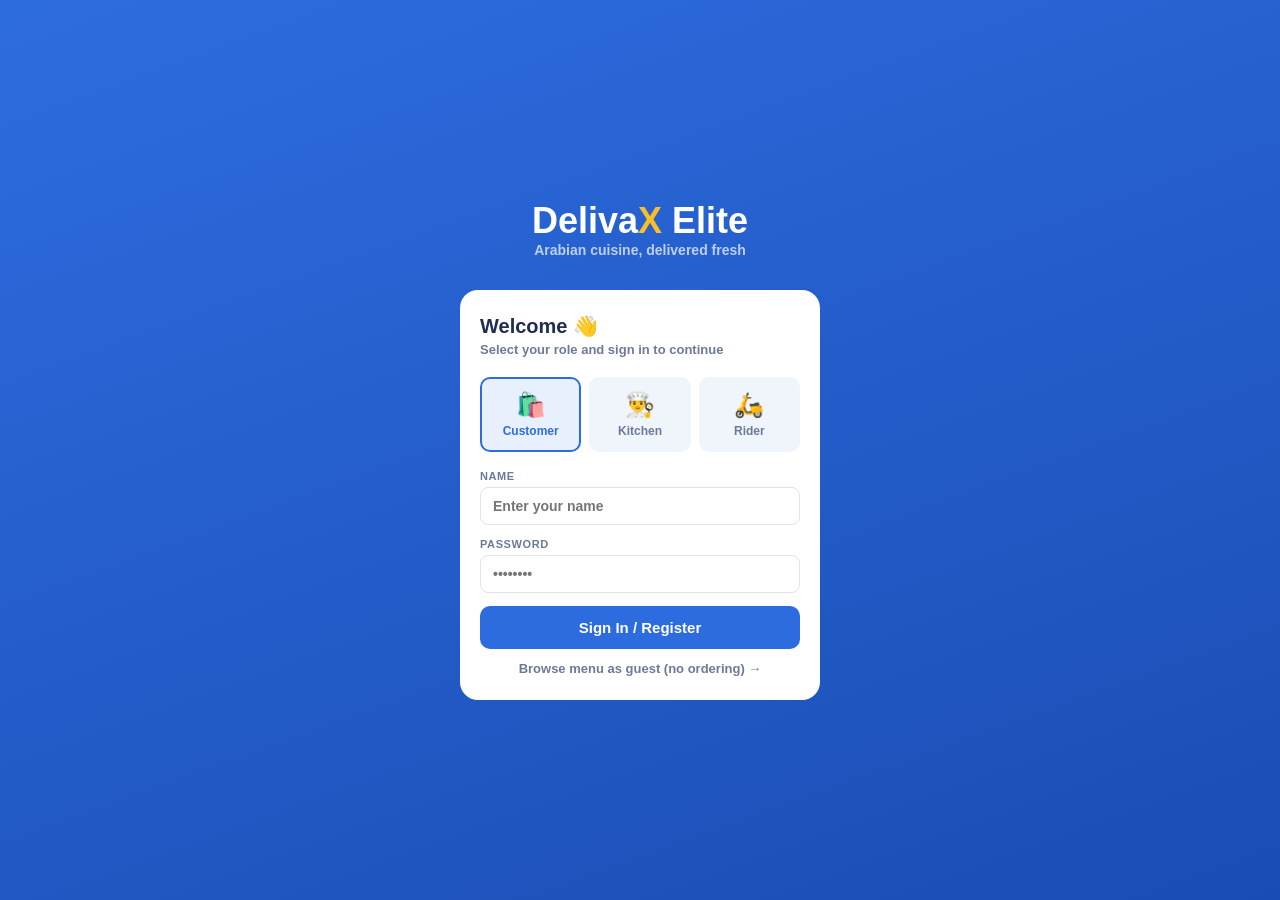
<file: index.html>
<!DOCTYPE html>
<html lang="en">
<head>
<meta charset="UTF-8">
<meta name="viewport" content="width=device-width, initial-scale=1.0">
<title>DelivaX Elite - Complete System</title>
<style>
/* ============================================================
   GLOBAL (keeping your existing styles + adding new modules)
============================================================ */
* { box-sizing: border-box; margin: 0; padding: 0; }
body {
  font-family: 'Segoe UI', sans-serif;
  background: #f0f4fb;
  color: #1e2d50;
  min-height: 100vh;
}

/* Pages — only .page.active is shown */
.page { display: none; min-height: 100vh; flex-direction: column; }
.page.active { display: flex; }

/* Top Bar */
.topbar {
  background: #2d6cdf;
  color: #fff;
  padding: 0 16px;
  height: 54px;
  display: flex;
  align-items: center;
  justify-content: space-between;
  flex-shrink: 0;
  box-shadow: 0 2px 8px rgba(45,108,223,.3);
}
.topbar-logo { font-size: 20px; font-weight: 800; letter-spacing: -.3px; }
.topbar-logo span { color: #fbbf24; }
.topbar-info { font-size: 12px; opacity: .8; margin-top: 1px; }
.topbar-btn {
  background: rgba(255,255,255,.18);
  border: none; color: #fff;
  border-radius: 20px; padding: 6px 14px;
  font-size: 13px; font-weight: 700; cursor: pointer;
}
.topbar-btn:hover { background: rgba(255,255,255,.28); }

/* Scrollable body */
.body { flex: 1; overflow-y: auto; }

/* Cards */
.card {
  background: #fff;
  border-radius: 12px;
  border: 1px solid #dde4f0;
  box-shadow: 0 2px 8px rgba(45,108,223,.07);
  padding: 14px;
}

/* Buttons */
.btn {
  border: none; border-radius: 8px;
  padding: 10px 18px; cursor: pointer;
  font-size: 14px; font-weight: 700;
  font-family: inherit; transition: opacity .15s;
  display: inline-flex; align-items: center; gap: 6px;
}
.btn:hover { opacity: .88; }
.btn-blue  { background: #2d6cdf; color: #fff; }
.btn-green { background: #16a34a; color: #fff; }
.btn-red   { background: #dc2626; color: #fff; }
.btn-gray  { background: #e2e8f0; color: #1e2d50; }
.btn-outline { background: #fff; color: #2d6cdf; border: 1.5px solid #2d6cdf; }
.btn-full  { width: 100%; justify-content: center; }
.btn-lg    { padding: 13px 20px; font-size: 15px; border-radius: 10px; }
.btn-sm    { padding: 6px 12px; font-size: 12px; border-radius: 6px; }

/* Form */
.field { margin-bottom: 13px; }
.label { display: block; font-size: 11px; font-weight: 700; text-transform: uppercase; letter-spacing: .6px; color: #6b7a9a; margin-bottom: 5px; }
.input {
  width: 100%; padding: 10px 12px;
  border: 1.5px solid #dde4f0; border-radius: 8px;
  font-size: 14px; font-weight: 600; font-family: inherit;
  color: #1e2d50; outline: none; transition: border .15s;
}
.input:focus { border-color: #2d6cdf; }
.input-row { display: grid; grid-template-columns: 1fr 1fr; gap: 10px; }

/* Badge */
.badge {
  display: inline-block; padding: 3px 10px; border-radius: 20px;
  font-size: 11px; font-weight: 800; text-transform: uppercase; letter-spacing: .4px;
}
.badge-pending   { background: #fef9c3; color: #92400e; }
.badge-preparing { background: #dbeafe; color: #1e40af; }
.badge-ready     { background: #d1fae5; color: #065f46; }
.badge-delivering{ background: #fde8d8; color: #9a3412; }
.badge-delivered { background: #d1fae5; color: #065f46; }
.badge-cancelled { background: #fee2e2; color: #991b1b; }

/* Divider */
.divider { height: 1px; background: #e2e8f0; margin: 12px 0; }

/* Toast */
#toast {
  position: fixed; bottom: 24px; left: 50%; transform: translateX(-50%);
  background: #1e2d50; color: #fff; padding: 10px 22px; border-radius: 50px;
  font-size: 13px; font-weight: 700; z-index: 9999;
  opacity: 0; transition: opacity .3s; pointer-events: none; white-space: nowrap;
}
#toast.show { opacity: 1; }

/* Modal overlay */
.overlay {
  display: none; position: fixed; inset: 0;
  background: rgba(20,30,60,.45); z-index: 500;
  align-items: flex-end; justify-content: center;
}
.overlay.open { display: flex; }
.sheet {
  background: #fff; border-radius: 18px 18px 0 0;
  width: 100%; max-width: 480px; max-height: 86vh;
  overflow-y: auto; padding: 18px 16px 28px;
}
.sheet-handle {
  width: 38px; height: 4px; background: #e2e8f0;
  border-radius: 2px; margin: 0 auto 14px;
}

/* Section header */
.section-title {
  font-size: 15px; font-weight: 800; color: #1e2d50;
  padding: 14px 14px 8px;
}

/* Stats row */
.stats-row { display: grid; grid-template-columns: repeat(3,1fr); gap: 8px; padding: 12px 14px; }
.stat { background: #fff; border-radius: 10px; padding: 12px 8px; text-align: center; border: 1px solid #dde4f0; }
.stat-num { font-size: 26px; font-weight: 900; color: #2d6cdf; }
.stat-label { font-size: 11px; font-weight: 700; color: #6b7a9a; margin-top: 2px; }

/* Empty state */
.empty { text-align: center; padding: 60px 20px; color: #6b7a9a; }
.empty-icon { font-size: 48px; margin-bottom: 10px; }
.empty p { font-size: 14px; font-weight: 600; }

/* Voucher & Loyalty Module Styles */
.voucher-section {
  background: linear-gradient(135deg, #667eea 0%, #764ba2 100%);
  border-radius: 12px;
  padding: 16px;
  margin: 12px 14px;
  color: white;
}
.voucher-input-group {
  display: flex;
  gap: 8px;
  margin-top: 10px;
}
.voucher-input {
  flex: 1;
  padding: 10px 12px;
  border: none;
  border-radius: 8px;
  font-size: 14px;
  outline: none;
}
.loyalty-card {
  background: white;
  border-radius: 12px;
  padding: 16px;
  margin: 12px 14px;
  border: 2px solid #fbbf24;
}
.loyalty-progress {
  background: #e2e8f0;
  border-radius: 10px;
  height: 8px;
  overflow: hidden;
  margin: 10px 0;
}
.loyalty-progress-fill {
  background: linear-gradient(90deg, #fbbf24, #f59e0b);
  height: 100%;
  transition: width 0.3s ease;
}
.loyalty-reward {
  background: #fef3c7;
  border-radius: 8px;
  padding: 8px;
  margin-top: 10px;
  font-size: 12px;
  color: #92400e;
}

/* Tracking Module Styles */
.tracking-container {
  background: white;
  border-radius: 12px;
  padding: 16px;
  margin: 12px 14px;
  border: 1px solid #dde4f0;
}
.tracking-steps {
  display: flex;
  justify-content: space-between;
  margin: 20px 0;
  position: relative;
}
.tracking-step {
  text-align: center;
  flex: 1;
  position: relative;
  z-index: 2;
}
.tracking-step-icon {
  width: 40px;
  height: 40px;
  background: #e2e8f0;
  border-radius: 50%;
  display: flex;
  align-items: center;
  justify-content: center;
  margin: 0 auto 8px;
  font-size: 20px;
  transition: all 0.3s ease;
}
.tracking-step.active .tracking-step-icon {
  background: #2d6cdf;
  color: white;
  box-shadow: 0 0 0 4px rgba(45,108,223,0.2);
}
.tracking-step.completed .tracking-step-icon {
  background: #16a34a;
  color: white;
}
.tracking-step-label {
  font-size: 11px;
  font-weight: 700;
  color: #6b7a9a;
}
.tracking-step.active .tracking-step-label {
  color: #2d6cdf;
}
.tracking-step.completed .tracking-step-label {
  color: #16a34a;
}
.tracking-line {
  position: absolute;
  top: 20px;
  left: 0;
  right: 0;
  height: 2px;
  background: #e2e8f0;
  z-index: 1;
}
.tracking-line-fill {
  position: absolute;
  top: 0;
  left: 0;
  height: 100%;
  background: #16a34a;
  transition: width 0.5s ease;
}
.rider-info {
  background: #f0f4fb;
  border-radius: 8px;
  padding: 12px;
  margin-top: 16px;
  display: flex;
  align-items: center;
  gap: 12px;
}
.rider-avatar {
  width: 48px;
  height: 48px;
  background: #2d6cdf;
  border-radius: 50%;
  display: flex;
  align-items: center;
  justify-content: center;
  color: white;
  font-size: 24px;
}
.eta-timer {
  font-size: 24px;
  font-weight: 900;
  color: #2d6cdf;
}

/* ============================================================
   PAGE: LOGIN / LANDING
============================================================ */
#page-login {
  background: linear-gradient(160deg, #2d6cdf 0%, #1a4db3 100%);
  align-items: center; justify-content: center; padding: 40px 20px;
}
.login-logo { font-size: 36px; font-weight: 900; color: #fff; text-align: center; }
.login-logo span { color: #fbbf24; }
.login-tagline { color: rgba(255,255,255,.7); font-size: 14px; text-align: center; margin-bottom: 32px; font-weight: 600; }
.login-box { background: #fff; border-radius: 18px; padding: 24px 20px; width: 100%; max-width: 360px; }
.login-box h2 { font-size: 20px; font-weight: 900; margin-bottom: 4px; }
.login-box p  { font-size: 13px; color: #6b7a9a; margin-bottom: 20px; font-weight: 600; }
.role-grid { display: grid; grid-template-columns: repeat(3,1fr); gap: 8px; margin-bottom: 18px; }
.role-btn {
  background: #f0f4fb; border: 2px solid transparent;
  border-radius: 10px; padding: 12px 6px; text-align: center;
  cursor: pointer; transition: all .15s; font-family: inherit;
}
.role-btn .ri { font-size: 24px; display: block; margin-bottom: 4px; }
.role-btn .rn { font-size: 12px; font-weight: 800; color: #6b7a9a; }
.role-btn.selected { border-color: #2d6cdf; background: #e8f0fd; }
.role-btn.selected .rn { color: #2d6cdf; }
.guest-link { text-align: center; margin-top: 12px; font-size: 13px; color: #6b7a9a; font-weight: 700; cursor: pointer; }
.guest-link:hover { color: #2d6cdf; }

/* ============================================================
   PAGE: CUSTOMER — MENU
============================================================ */
.promo-strip { display: flex; gap: 10px; padding: 12px 14px 4px; overflow-x: auto; scrollbar-width: none; }
.promo-strip::-webkit-scrollbar { display: none; }
.promo-card {
  min-width: 200px; flex-shrink: 0;
  background: linear-gradient(120deg,#2d6cdf,#1a4db3);
  border-radius: 12px; padding: 12px 14px;
}
.promo-tag { font-size: 10px; font-weight: 800; letter-spacing: 1.2px; color: rgba(255,255,255,.65); text-transform: uppercase; }
.promo-title { font-size: 14px; font-weight: 900; color: #fff; margin: 3px 0; }
.promo-save { display: inline-block; background: #fff; color: #2d6cdf; border-radius: 20px; padding: 2px 9px; font-size: 11px; font-weight: 800; margin-top: 4px; }

.search-wrap { padding: 10px 14px 4px; }
.search-input {
  width: 100%; padding: 10px 14px 10px 36px; border: 1.5px solid #dde4f0;
  border-radius: 50px; font-size: 14px; font-weight: 600;
  font-family: inherit; outline: none; transition: border .15s;
  background: #fff url("data:image/svg+xml,%3Csvg xmlns='http://www.w3.org/2000/svg' width='16' height='16' fill='%236b7a9a' viewBox='0 0 16 16'%3E%3Cpath d='M11.742 10.344a6.5 6.5 0 1 0-1.397 1.398l3.85 3.85a1 1 0 0 0 1.415-1.415zm-5.242 1.156a5 5 0 1 1 0-10 5 5 0 0 1 0 10'/%3E%3C/svg%3E") 12px center no-repeat;
}
.search-input:focus { border-color: #2d6cdf; }

.cat-strip { display: flex; gap: 7px; padding: 8px 14px; overflow-x: auto; scrollbar-width: none; }
.cat-strip::-webkit-scrollbar { display: none; }
.cat-pill {
  padding: 6px 14px; border-radius: 50px; white-space: nowrap;
  font-size: 12px; font-weight: 800; cursor: pointer;
  background: #fff; color: #6b7a9a; border: 1.5px solid #dde4f0;
  font-family: inherit; transition: all .15s;
}
.cat-pill.active { background: #2d6cdf; color: #fff; border-color: #2d6cdf; }

.menu-grid { display: grid; grid-template-columns: repeat(2,1fr); gap: 10px; padding: 0 14px 14px; }
.menu-item-card {
  background: #fff; border-radius: 12px; overflow: hidden;
  border: 1.5px solid #dde4f0; box-shadow: 0 2px 6px rgba(45,108,223,.07);
  transition: transform .15s;
}
.menu-item-card:hover { transform: translateY(-2px); }
.menu-item-img { width: 100%; height: 96px; object-fit: cover; display: block; background: #e8f0fd; }
.menu-item-body { padding: 9px 10px; }
.menu-item-name { font-size: 13px; font-weight: 800; line-height: 1.3; margin-bottom: 2px; }
.menu-item-desc { font-size: 10px; color: #6b7a9a; font-weight: 600; line-height: 1.4; margin-bottom: 6px; }
.menu-item-addons { font-size: 10px; color: #2d6cdf; font-weight: 700; margin-bottom: 5px; }
.menu-item-footer { display: flex; align-items: center; justify-content: space-between; }
.menu-item-price { font-size: 14px; font-weight: 900; color: #2d6cdf; }
.qty-ctrl { display: flex; align-items: center; gap: 7px; }
.qty-btn {
  width: 26px; height: 26px; border-radius: 50%; border: none;
  font-size: 18px; font-weight: 700; cursor: pointer; line-height: 1;
  display: flex; align-items: center; justify-content: center; transition: .15s;
}
.qty-btn.minus { background: #e8f0fd; color: #2d6cdf; }
.qty-btn.plus  { background: #2d6cdf; color: #fff; }
.qty-num { font-size: 14px; font-weight: 900; min-width: 16px; text-align: center; }

/* Sticky cart footer */
.cart-footer {
  position: sticky; bottom: 0; background: #fff;
  border-top: 1.5px solid #dde4f0; padding: 10px 14px;
  display: flex; align-items: center; gap: 12px;
  box-shadow: 0 -3px 12px rgba(45,108,223,.10);
}
.cart-footer-icon { font-size: 28px; }
.cart-footer-info { flex: 1; }
.cart-footer-count { font-size: 13px; font-weight: 800; }
.cart-footer-total { font-size: 12px; color: #6b7a9a; font-weight: 700; }

/* ============================================================
   PAGE: CUSTOMER — CART
============================================================ */
.cart-item-row {
  background: #fff; margin: 0 14px 10px; border-radius: 12px;
  border: 1.5px solid #dde4f0; overflow: hidden;
}
.cart-item-top { display: flex; gap: 10px; padding: 12px; align-items: flex-start; }
.cart-item-img { width: 52px; height: 52px; border-radius: 8px; object-fit: cover; background: #e8f0fd; flex-shrink: 0; }
.cart-item-info { flex: 1; }
.cart-item-name { font-size: 14px; font-weight: 800; margin-bottom: 2px; }
.cart-item-meta { font-size: 11px; color: #6b7a9a; font-weight: 600; line-height: 1.5; }
.cart-item-price { font-size: 14px; font-weight: 900; color: #2d6cdf; white-space: nowrap; }
.cart-item-bottom {
  display: flex; align-items: center; justify-content: space-between;
  padding: 8px 12px; background: #f8faff; border-top: 1px solid #e8eef8;
}
.remove-btn { font-size: 12px; font-weight: 800; color: #dc2626; background: #fee2e2; border: none; padding: 4px 10px; border-radius: 20px; cursor: pointer; font-family: inherit; }

.cart-promo-notice {
  margin: 0 14px 10px; padding: 10px 13px;
  background: #e8f0fd; border: 1.5px dashed #2d6cdf; border-radius: 10px;
  font-size: 13px; font-weight: 700; color: #2d6cdf;
}
.cart-summary-box {
  margin: 0 14px 14px; background: #fff;
  border-radius: 12px; padding: 14px; border: 1.5px solid #dde4f0;
}
.sum-row { display: flex; justify-content: space-between; font-size: 14px; font-weight: 700; margin-bottom: 6px; }
.sum-row.total { font-size: 17px; font-weight: 900; color: #2d6cdf; padding-top: 10px; margin-top: 4px; border-top: 1.5px solid #e2e8f0; margin-bottom: 0; }
.sum-row.saving { color: #16a34a; }

.add-more-row {
  margin: 0 14px 10px; padding: 11px;
  border: 1.5px dashed #2d6cdf; border-radius: 10px;
  text-align: center; font-size: 13px; font-weight: 800; color: #2d6cdf;
  cursor: pointer; background: #f4f7ff;
}

/* ============================================================
   PAGE: CUSTOMER — CHECKOUT
============================================================ */
.checkout-section { padding: 12px 14px; }
.checkout-section-title { font-size: 12px; font-weight: 800; text-transform: uppercase; letter-spacing: .6px; color: #6b7a9a; margin-bottom: 10px; }
.pay-grid { display: grid; grid-template-columns: repeat(2,1fr); gap: 8px; }
.pay-opt {
  background: #fff; border: 2px solid #dde4f0; border-radius: 10px;
  padding: 12px 8px; text-align: center; cursor: pointer; font-family: inherit; transition: all .15s;
}
.pay-opt .pi { font-size: 22px; display: block; margin-bottom: 4px; }
.pay-opt .pn { font-size: 12px; font-weight: 800; color: #6b7a9a; }
.pay-opt.active { border-color: #2d6cdf; background: #e8f0fd; }
.pay-opt.active .pn { color: #2d6cdf; }
.card-fields { margin-top: 10px; }

/* ============================================================
   PAGE: ORDER CONFIRMED (with tracking)
============================================================ */
.confirmed-body {
  flex: 1; display: flex; flex-direction: column;
  align-items: center; justify-content: flex-start; text-align: center; padding: 20px 24px;
  overflow-y: auto;
}
.confirmed-icon { font-size: 72px; margin-bottom: 16px; }
.confirmed-title { font-size: 24px; font-weight: 900; margin-bottom: 6px; }
.confirmed-sub { font-size: 14px; color: #6b7a9a; font-weight: 600; margin-bottom: 20px; line-height: 1.5; }

/* ============================================================
   PAGE: STAFF KITCHEN
============================================================ */
.kitchen-order {
  margin: 0 14px 12px; background: #fff;
  border-radius: 12px; border: 1.5px solid #dde4f0;
  overflow: hidden; box-shadow: 0 2px 8px rgba(45,108,223,.07);
}
.ko-header {
  display: flex; align-items: center; justify-content: space-between;
  padding: 11px 13px; border-bottom: 1px solid #e8eef8;
}
.ko-id { font-size: 15px; font-weight: 900; color: #2d6cdf; }
.ko-time { font-size: 11px; font-weight: 700; color: #6b7a9a; }
.ko-body { padding: 12px 13px; }
.ko-item-row { display: flex; justify-content: space-between; align-items: flex-start; padding: 6px 0; border-bottom: 1px solid #f0f4fb; }
.ko-item-row:last-child { border: none; }
.ko-item-name { font-size: 13px; font-weight: 800; }
.ko-item-opts { font-size: 11px; color: #6b7a9a; font-weight: 600; margin-top: 1px; }
.ko-item-price { font-size: 13px; font-weight: 900; color: #2d6cdf; white-space: nowrap; margin-left: 8px; }
.ko-customer-box { margin-top: 10px; background: #f4f7ff; border-radius: 8px; padding: 9px 11px; font-size: 12px; font-weight: 700; line-height: 1.9; }
.ko-customer-box strong { color: #2d6cdf; }
.ko-footer { display: flex; gap: 8px; padding: 10px 13px; background: #f8faff; border-top: 1px solid #e8eef8; flex-wrap: wrap; align-items: center; }
.ko-total { font-size: 13px; font-weight: 900; flex: 1; }

/* ============================================================
   PAGE: RIDER
============================================================ */
.rider-order {
  margin: 0 14px 12px; background: #fff;
  border-radius: 12px; border: 1.5px solid #dde4f0;
  overflow: hidden; box-shadow: 0 2px 8px rgba(45,108,223,.07);
}
.ro-header { display: flex; align-items: center; justify-content: space-between; padding: 11px 13px; border-bottom: 1px solid #e8eef8; }
.ro-id { font-size: 15px; font-weight: 900; color: #2d6cdf; }
.ro-body { padding: 12px 13px; }
.ro-customer-box { background: #f4f7ff; border-radius: 8px; padding: 10px 12px; font-size: 12px; font-weight: 700; line-height: 2; margin-bottom: 10px; }
.ro-customer-box strong { color: #2d6cdf; }
.ro-map-box { background: #e8f0fd; border: 1.5px solid rgba(45,108,223,.2); border-radius: 8px; padding: 11px 12px; }
.ro-map-title { font-size: 12px; font-weight: 800; color: #2d6cdf; margin-bottom: 5px; }
.ro-map-addr { font-size: 12px; font-weight: 600; color: #1e2d50; margin-bottom: 8px; line-height: 1.5; }
.ro-map-btns { display: flex; gap: 8px; }
.ro-footer { display: flex; gap: 8px; padding: 10px 13px; background: #f8faff; border-top: 1px solid #e8eef8; flex-wrap: wrap; align-items: center; }
.ro-total { font-size: 13px; font-weight: 900; flex: 1; }
.ro-items-list { font-size: 12px; font-weight: 700; color: #6b7a9a; margin-bottom: 8px; }

/* ============================================================
   ADD-ON MODAL
============================================================ */
.modal-title { font-size: 18px; font-weight: 900; margin-bottom: 3px; }
.modal-base-price { font-size: 13px; color: #2d6cdf; font-weight: 700; margin-bottom: 14px; }
.modal-section-lbl { font-size: 11px; font-weight: 800; text-transform: uppercase; letter-spacing: .6px; color: #6b7a9a; margin-bottom: 7px; }
.opt-chips { display: flex; flex-wrap: wrap; gap: 7px; margin-bottom: 14px; }
.opt-chip {
  padding: 6px 14px; border-radius: 50px; font-size: 12px; font-weight: 800;
  cursor: pointer; background: #f0f4fb; border: 1.5px solid #dde4f0; color: #6b7a9a;
  font-family: inherit; transition: all .15s;
}
.opt-chip.active { background: #2d6cdf; color: #fff; border-color: #2d6cdf; }
.addon-chip-row {
  display: flex; align-items: center; justify-content: space-between;
  padding: 9px 11px; background: #f0f4fb; border-radius: 8px;
  margin-bottom: 6px; cursor: pointer; border: 1.5px solid transparent; transition: all .15s;
}
.addon-chip-row.active { border-color: #2d6cdf; background: #e8f0fd; }
.addon-chip-name { font-size: 13px; font-weight: 700; }
.addon-chip-price { font-size: 12px; font-weight: 800; color: #2d6cdf; }
.addon-check { width: 20px; height: 20px; border-radius: 50%; border: 2px solid #dde4f0; display: flex; align-items: center; justify-content: center; font-size: 11px; flex-shrink: 0; transition: all .15s; }
.addon-chip-row.active .addon-check { background: #2d6cdf; border-color: #2d6cdf; color: #fff; }
.modal-note { width: 100%; border: 1.5px solid #dde4f0; border-radius: 8px; padding: 9px 11px; font-family: inherit; font-size: 13px; font-weight: 600; resize: none; outline: none; transition: border .15s; }
.modal-note:focus { border-color: #2d6cdf; }
.modal-running-total { font-size: 13px; font-weight: 700; color: #6b7a9a; text-align: center; margin-top: 8px; }
.modal-actions { display: flex; gap: 10px; margin-top: 14px; }
.modal-actions .btn { flex: 1; justify-content: center; }

/* Module link placeholder (replaced with actual modules) */
.module-placeholder {
  margin: 0 14px 14px; padding: 14px;
  border: 2px dashed #93c5fd; border-radius: 12px;
  background: #f0f7ff; text-align: center;
}
.module-placeholder .mp-icon { font-size: 26px; margin-bottom: 6px; }
.module-placeholder .mp-title { font-size: 13px; font-weight: 800; color: #1e40af; margin-bottom: 4px; }
.module-placeholder .mp-sub { font-size: 12px; font-weight: 600; color: #6b7a9a; margin-bottom: 10px; }
</style>
</head>
<body>

<!-- ============================================================
     TOAST
============================================================ -->
<div id="toast"></div>

<!-- ============================================================
     ADD-ON MODAL (shared)
============================================================ -->
<div class="overlay" id="addon-overlay">
  <div class="sheet">
    <div class="sheet-handle"></div>
    <div class="modal-title" id="modal-name"></div>
    <div class="modal-base-price" id="modal-base"></div>
    <div id="modal-content"></div>
    <div class="modal-actions">
      <button class="btn btn-gray" onclick="closeModal()">Cancel</button>
      <button class="btn btn-blue" onclick="confirmAddToCart()">Add to Cart</button>
    </div>
    <div class="modal-running-total" id="modal-total-display"></div>
  </div>
</div>

<!-- ============================================================
     PAGE: LOGIN
============================================================ -->
<div class="page active" id="page-login">
  <div class="login-logo">Deliva<span>X</span> Elite</div>
  <div class="login-tagline">Arabian cuisine, delivered fresh</div>
  <div class="login-box">
    <h2>Welcome 👋</h2>
    <p>Select your role and sign in to continue</p>

    <div class="role-grid">
      <button class="role-btn selected" id="role-btn-customer" onclick="selectRole('customer')">
        <span class="ri">🛍️</span><span class="rn">Customer</span>
      </button>
      <button class="role-btn" id="role-btn-staff" onclick="selectRole('staff')">
        <span class="ri">👨‍🍳</span><span class="rn">Kitchen</span>
      </button>
      <button class="role-btn" id="role-btn-rider" onclick="selectRole('rider')">
        <span class="ri">🛵</span><span class="rn">Rider</span>
      </button>
    </div>

    <div class="field">
      <label class="label">Name</label>
      <input class="input" id="login-name" placeholder="Enter your name">
    </div>
    <div class="field">
      <label class="label">Password</label>
      <input class="input" type="password" id="login-pass" placeholder="••••••••">
    </div>
    <button class="btn btn-blue btn-full btn-lg" onclick="doLogin()">Sign In / Register</button>
    <div class="guest-link" onclick="guestBrowse()">Browse menu as guest (no ordering) →</div>
  </div>
</div>

<!-- ============================================================
     PAGE: CUSTOMER — MENU
============================================================ -->
<div class="page" id="page-menu">
  <div class="topbar">
    <div>
      <div class="topbar-logo">Deliva<span>X</span></div>
      <div class="topbar-info" id="menu-greeting">Browse our menu</div>
    </div>
    <button class="topbar-btn" onclick="logout()">Logout</button>
  </div>
  <div class="body" id="menu-body">
    <div class="promo-strip" id="promo-strip"></div>
    <div class="search-wrap">
      <input class="search-input" id="search-input" placeholder="Search dishes..." oninput="filterMenu()">
    </div>
    <div class="cat-strip" id="cat-strip"></div>
    <div class="section-title" id="menu-section-title">All Items</div>
    <div class="menu-grid" id="menu-grid"></div>
    <div style="height: 80px;"></div>
  </div>
  <div class="cart-footer" id="cart-footer" style="display:none;">
    <div class="cart-footer-icon">🛒</div>
    <div class="cart-footer-info">
      <div class="cart-footer-count" id="cf-count">0 items</div>
      <div class="cart-footer-total" id="cf-total">RM 0.00</div>
    </div>
    <button class="btn btn-blue" onclick="goPage('page-cart')">View Cart →</button>
  </div>
</div>

<!-- ============================================================
     PAGE: CUSTOMER — CART
============================================================ -->
<div class="page" id="page-cart">
  <div class="topbar">
    <div>
      <div class="topbar-logo">Deliva<span>X</span></div>
      <div class="topbar-info">Your Cart 🛒</div>
    </div>
    <button class="topbar-btn" onclick="goPage('page-menu')">← Menu</button>
  </div>
  <div class="body">
    <div class="section-title" id="cart-title">Your Order</div>
    <div id="cart-list"></div>
    <div class="add-more-row" onclick="goPage('page-menu')">+ Add more dishes</div>
    <div id="cart-promo-notice"></div>
    <div class="cart-summary-box" id="cart-summary"></div>

    <!-- VOUCHER & LOYALTY MODULE (Integrated) -->
    <div id="voucher-module"></div>

    <div style="padding: 0 14px 14px;">
      <button class="btn btn-blue btn-full btn-lg" onclick="goCheckout()">Proceed to Payment →</button>
    </div>
    <div style="height:20px;"></div>
  </div>
</div>

<!-- ============================================================
     PAGE: CUSTOMER — CHECKOUT / PAYMENT
============================================================ -->
<div class="page" id="page-checkout">
  <div class="topbar">
    <div>
      <div class="topbar-logo">Deliva<span>X</span></div>
      <div class="topbar-info">Checkout 💳</div>
    </div>
    <button class="topbar-btn" onclick="goPage('page-cart')">← Cart</button>
  </div>
  <div class="body">
    <div class="checkout-section">
      <div class="checkout-section-title">Order Summary</div>
      <div class="card" id="checkout-recap"></div>
    </div>
    <div class="checkout-section">
      <div class="checkout-section-title">Delivery Details</div>
      <div class="card">
        <div class="field"><label class="label">Full Name</label><input class="input" id="pay-name" placeholder="e.g. Ahmad bin Ali"></div>
        <div class="field"><label class="label">Phone Number</label><input class="input" id="pay-phone" placeholder="+60 12-345 6789"></div>
        <div class="field"><label class="label">Delivery Address</label><input class="input" id="pay-addr" placeholder="No. 5, Jalan Cenderawasih..."></div>
        <div class="input-row">
          <div class="field"><label class="label">Postcode</label><input class="input" id="pay-postcode" placeholder="20000"></div>
          <div class="field"><label class="label">City</label><input class="input" id="pay-city" placeholder="Kuala Terengganu"></div>
        </div>
        <div class="field"><label class="label">Delivery Note (optional)</label><input class="input" id="pay-note" placeholder="Leave at door, no spicy..."></div>
      </div>
    </div>
    <div class="checkout-section">
      <div class="checkout-section-title">Payment Method</div>
      <div class="pay-grid">
        <div class="pay-opt active" id="pm-card" onclick="selectPay('card',this)"><span class="pi">💳</span><span class="pn">Debit/Credit</span></div>
        <div class="pay-opt" id="pm-fpx"  onclick="selectPay('fpx',this)"><span class="pi">🏦</span><span class="pn">FPX Online</span></div>
        <div class="pay-opt" id="pm-cod"  onclick="selectPay('cod',this)"><span class="pi">💵</span><span class="pn">Cash on Delivery</span></div>
      </div>
      <div class="card card-fields" id="card-fields" style="margin-top:10px;">
        <div class="field"><label class="label">Card Number</label><input class="input" id="pay-cardnum" placeholder="4242 4242 4242 4242" maxlength="19"></div>
        <div class="input-row">
          <div class="field"><label class="label">Expiry</label><input class="input" id="pay-expiry" placeholder="MM / YY"></div>
          <div class="field"><label class="label">CVV</label><input class="input" id="pay-cvv" placeholder="123" maxlength="3"></div>
        </div>
      </div>
    </div>

    <div style="padding: 0 14px 20px;">
      <button class="btn btn-blue btn-full btn-lg" onclick="confirmOrder()">✓ Confirm & Place Order</button>
    </div>
    <div style="height:20px;"></div>
  </div>
</div>

<!-- ============================================================
     PAGE: ORDER CONFIRMED (redirects to track page)
============================================================ -->
<div class="page" id="page-confirmed">
  <div class="topbar">
    <div class="topbar-logo">DelivaX<span>X</span> Elite</div>
    <button class="topbar-btn" onclick="logout()">Logout</button>
  </div>
  <div class="confirmed-body">
    <div class="confirmed-icon">🎉</div>
    <div class="confirmed-title">Order Placed!</div>
    <div class="confirmed-sub" id="confirmed-msg"></div>
    
    <button class="btn btn-blue btn-lg" onclick="goToTrackPage()" style="margin-top: 10px;">
      <i class="fas fa-map-marker-alt"></i> Track Your Order
    </button>
    
    <button class="btn btn-outline btn-lg" onclick="backToMenuAfterOrder()" style="margin-top: 10px;">
      Back to Menu
    </button>
  </div>
</div>

<!-- ============================================================
     PAGE: KITCHEN STAFF DASHBOARD
============================================================ -->
<div class="page" id="page-staff">
  <div class="topbar">
    <div>
      <div class="topbar-logo">Kitchen Dashboard 👨‍🍳</div>
      <div class="topbar-info" id="staff-name-display"></div>
    </div>
    <button class="topbar-btn" onclick="logout()">Logout</button>
  </div>
  <div class="body">
    <div class="stats-row" id="staff-stats"></div>
    <div class="section-title">Active Orders</div>
    <div id="staff-order-list"></div>

    <!-- INVENTORY MANAGEMENT MODULE (Integrated) -->
    <div class="section-title">Inventory Status</div>
    <div id="inventory-module" class="card" style="margin: 0 14px 20px;"></div>
    
    <div style="height:20px;"></div>
  </div>
</div>

<!-- ============================================================
     PAGE: RIDER DASHBOARD
============================================================ -->
<div class="page" id="page-rider">
  <div class="topbar">
    <div>
      <div class="topbar-logo">Rider Dashboard 🛵</div>
      <div class="topbar-info" id="rider-name-display"></div>
    </div>
    <button class="topbar-btn" onclick="logout()">Logout</button>
  </div>
  <div class="body">
    <div class="stats-row" id="rider-stats"></div>
    <div class="section-title">My Deliveries</div>
    <div id="rider-order-list"></div>

    <!-- EARNINGS MODULE (Integrated) -->
    <div class="section-title">Earnings Summary</div>
    <div id="earnings-module" class="card" style="margin: 0 14px 20px;"></div>
    
    <div style="height:20px;"></div>
  </div>
</div>

<script>
/* ============================================================
   MENU DATA
============================================================ */
const MENU_ITEMS = [
  { id:1,  name:'Chicken Mandi',      cat:'Rice',   price:18, deal:true,
    img:'https://tse3.mm.bing.net/th/id/OIP.q74X3Bh5Szt7A32JBUwYMAHaI7?rs=1&pid=ImgDetMain&o=7&rm=3',
    desc:'Slow-cooked chicken on Yemeni spiced basmati rice.',
    options:[{lbl:'Spice',choices:['Mild','Medium','Hot']}],
    addons:[{id:'a1',name:'Extra Chicken Leg',p:6},{id:'a2',name:'Double Rice',p:3},{id:'a3',name:'Mandi Sauce',p:1},{id:'a4',name:'Side Salad',p:4}]},

  { id:2,  name:'Lamb Kabsa',         cat:'Rice',   price:20, deal:false,
    img:'https://tse1.mm.bing.net/th/id/OIP.Oros-9RzKK_yAcl02vIXaQHaHa?rs=1&pid=ImgDetMain&o=7&rm=3',
    desc:'Tender lamb on kabsa rice with raisins & almonds.',
    options:[{lbl:'Rice',choices:['Long Grain','Saffron']}],
    addons:[{id:'b1',name:'Extra Lamb Ribs',p:9},{id:'b2',name:'Garlic Bread',p:2},{id:'b3',name:'Extra Sauce',p:1}]},

  { id:3,  name:'Shawarma Plate',     cat:'Grill',  price:14, deal:true,
    img:'https://img.freepik.com/premium-photo/arabic-chicken-shawarma-plate-with-fries-served-dish-isolated-table-side-view-middle-east-food_689047-3434.jpg?w=2000',
    desc:'Marinated meat wrap with garlic sauce & pickles.',
    options:[{lbl:'Meat',choices:['Chicken','Beef','Mixed']}],
    addons:[{id:'c1',name:'Add Cheese',p:2},{id:'c2',name:'Double Meat',p:5},{id:'c3',name:'Jalapeños',p:1}]},

  { id:4,  name:'Falafel Set',        cat:'Sides',  price:10, deal:false,
    img:'https://tse3.mm.bing.net/th/id/OIP.MQKc1JLgnorQ1TedF3TNMgHaE7?rs=1&pid=ImgDetMain&o=7&rm=3',
    desc:'Crispy chickpea falafel with hummus & pita bread.',
    options:[{lbl:'Size',choices:['Regular (4pcs)','Large (8pcs)']}],
    addons:[{id:'d1',name:'Extra Pita',p:1.5},{id:'d2',name:'Extra Hummus',p:2}]},

  { id:5,  name:'Arabian Mixed Grill',cat:'Grill',  price:19, deal:false,
    img:'https://tse1.mm.bing.net/th/id/OIP.K_G2tw0_dyTb2r_3kTaSggHaD2?rs=1&pid=ImgDetMain&o=7&rm=3',
    desc:'Kofta, kebab & grilled chicken platter with flatbread.',
    options:[{lbl:'Grill',choices:['Medium','Well Done']}],
    addons:[{id:'e1',name:'Extra Kofta',p:5},{id:'e2',name:'Grilled Corn',p:3}]},

  { id:6,  name:'Chicken Kebab Rice', cat:'Rice',   price:15, deal:false,
    img:'https://tse2.mm.bing.net/th/id/OIP.MQYEgMVs3RUJUXZ0rcqFFQAAAA?rs=1&pid=ImgDetMain&o=7&rm=3',
    desc:'Spiced kebab skewer on basmati with grilled tomato.',
    options:[{lbl:'Spice',choices:['Mild','Spicy']}],
    addons:[{id:'f1',name:'Extra Skewer',p:6},{id:'f2',name:'Fried Egg',p:1.5}]},

  { id:7,  name:'Hummus Bread Set',   cat:'Sides',  price:11, deal:false,
    img:'https://thumbs.dreamstime.com/b/various-hummus-set-appetizer-flat-bread-side-view-various-hummus-set-appetizer-flat-bread-274275582.jpg',
    desc:'Creamy hummus with olive oil & warm Arabic bread.',
    options:[],
    addons:[{id:'g1',name:'Extra Bread',p:1.5},{id:'g2',name:'Olives & Pickles',p:2.5}]},

  { id:8,  name:'Arabic Biryani',     cat:'Rice',   price:17, deal:false,
    img:'https://i.ytimg.com/vi/hjnMhDNVIBE/maxresdefault.jpg',
    desc:'Aromatic saffron rice with fried onions & tender meat.',
    options:[{lbl:'Protein',choices:['Chicken','Mutton','Prawn']}],
    addons:[{id:'h1',name:'Extra Meat',p:7},{id:'h2',name:'Raita Yoghurt',p:2}]},

  { id:9,  name:'Mint Tea',           cat:'Drinks', price:3, deal:true,
    img:'https://tse2.mm.bing.net/th/id/OIP.sLrdeSOkf6GOlRsz8hoNmgHaHa?rs=1&pid=ImgDetMain&o=7&rm=3',
    desc:'Fresh spearmint brewed with a hint of honey.',
    options:[{lbl:'Temp',choices:['Hot','Iced']}],
    addons:[{id:'i1',name:'Extra Honey',p:0.5},{id:'i2',name:'Lemon Wedge',p:0.5}]},

  { id:10, name:'Arabic Coffee',      cat:'Drinks', price:5, deal:true,
    img:'https://images.unsplash.com/photo-1514432324607-a09d9b4aefdd?w=400&q=70',
    desc:'Qahwa with cardamom, saffron & dates on the side.',
    options:[{lbl:'Strength',choices:['Light','Strong']}],
    addons:[{id:'j1',name:'Dates (3pcs)',p:2}]},

  { id:11, name:'Mango Juice',        cat:'Drinks', price:6, deal:false,
    img:'https://tse3.mm.bing.net/th/id/OIP.ZQ2cuRCmRiPLzsdluJyL8QHaHa?rs=1&pid=ImgDetMain&o=7&rm=3',
    desc:'Blended fresh mango, lightly sweetened, ice-cold.',
    options:[{lbl:'Size',choices:['Regular','Large (+RM2)']}],
    addons:[{id:'k1',name:'Mango Float',p:3}]},

  { id:12, name:'Soft Drink',         cat:'Drinks', price:2, deal:false,
    img:'https://images.unsplash.com/photo-1622483767028-3f66f32aef97?w=400&q=70',
    desc:'Cola, lemon or orange — ice cold.',
    options:[{lbl:'Flavour',choices:['Cola','Lemon','Orange']}],
    addons:[]},
];

const CATS = ['All','Rice','Grill','Sides','Drinks'];
const PROMOS = [
  { tag:'Combo Deal', title:'Chicken Mandi + Mint Tea', save:'Save RM3', ids:[1,9], discount:3 },
  { tag:'Weekend',    title:'Lamb Kabsa + Arabic Coffee', save:'Save RM3', ids:[2,10], discount:3 },
  { tag:'Value Meal', title:'Falafel Set + Soft Drink', save:'Save RM1', ids:[4,12], discount:1 },
];

/* ============================================================
   STATE
============================================================ */
let currentUser  = null;
let selectedRole = 'customer';
let cart         = {};
let orders       = [];
let orderCounter = 1;
let activeCategory = 'All';
let searchQ        = '';
let payMethod      = 'card';
let lastPlacedOrderId = null;  // Store last order ID for tracking

/* Voucher & Loyalty State */
let appliedVoucher = null;
let loyaltyPoints = 0;
let loyaltyTier = 'Silver';
let currentDiscount = 0;
let discountType = null;

/* Tracking State */
let currentTrackingOrder = null;
let trackingInterval = null;

/* Inventory State */
let inventory = {
  'Chicken': 50,
  'Lamb': 30,
  'Rice': 100,
  'Vegetables': 40,
  'Spices': 80
};

/* Earnings State */
let riderEarnings = {
  totalDeliveries: 0,
  totalEarnings: 0,
  rating: 4.8,
  completedToday: 0
};

/* Modal state */
let mItem    = null;
let mAddons  = {};
let mOptions = {};
let mNote    = '';

/* ============================================================
   PERSISTENCE
============================================================ */
function saveOrders() {
  localStorage.setItem('dvx_orders', JSON.stringify(orders));
  localStorage.setItem('dvx_oc', String(orderCounter));
  localStorage.setItem('dvx_loyalty', JSON.stringify({ points: loyaltyPoints, tier: loyaltyTier }));
  localStorage.setItem('dvx_rider_earnings', JSON.stringify(riderEarnings));
}
function loadOrders() {
  try {
    const o = localStorage.getItem('dvx_orders');
    if (o) orders = JSON.parse(o);
    const c = localStorage.getItem('dvx_oc');
    if (c) orderCounter = parseInt(c);
    const l = localStorage.getItem('dvx_loyalty');
    if (l) { const data = JSON.parse(l); loyaltyPoints = data.points; loyaltyTier = data.tier; }
    const e = localStorage.getItem('dvx_rider_earnings');
    if (e) riderEarnings = JSON.parse(e);
  } catch(e) {}
}

/* ============================================================
   PAGE ROUTER & TOAST
============================================================ */
function goPage(id) {
  document.querySelectorAll('.page').forEach(p => p.classList.remove('active'));
  document.getElementById(id).classList.add('active');
  window.scrollTo(0,0);
  
  if (id === 'page-cart') {
    renderCart();
    renderVoucherModule();
    renderLoyaltyModule();
  }
  if (id === 'page-staff') {
    renderInventoryModule();
  }
  if (id === 'page-rider') {
    renderEarningsModule();
  }
}

function toast(msg) {
  const t = document.getElementById('toast');
  t.textContent = msg;
  t.classList.add('show');
  setTimeout(() => t.classList.remove('show'), 2600);
}

/* ============================================================
   LOGIN
============================================================ */
function selectRole(role) {
  selectedRole = role;
  ['customer','staff','rider'].forEach(r => {
    document.getElementById('role-btn-'+r).classList.toggle('selected', r === role);
  });
}

function doLogin() {
  const name = document.getElementById('login-name').value.trim();
  const pass  = document.getElementById('login-pass').value.trim();
  if (!name) { toast('Please enter your name.'); return; }
  if (!pass)  { toast('Please enter a password.'); return; }

  currentUser = { name, role: selectedRole };

  if (selectedRole === 'customer') {
    initMenuPage();
    goPage('page-menu');
  } else if (selectedRole === 'staff') {
    document.getElementById('staff-name-display').textContent = 'Welcome, ' + name;
    renderStaff();
    goPage('page-staff');
  } else {
    document.getElementById('rider-name-display').textContent = 'Welcome, ' + name;
    renderRider();
    goPage('page-rider');
  }
}

function guestBrowse() {
  currentUser = null;
  initMenuPage();
  goPage('page-menu');
}

function logout() {
  currentUser = null;
  cart = {};
  currentTrackingOrder = null;
  if (trackingInterval) clearInterval(trackingInterval);
  document.getElementById('login-name').value = '';
  document.getElementById('login-pass').value = '';
  goPage('page-login');
}

/* ============================================================
   VOUCHER & LOYALTY MODULE
============================================================ */
const validVouchers = {
  'WELCOME10': { type: 'percentage', value: 10, minOrder: 20, description: '10% off first order' },
  'SAVE15': { type: 'percentage', value: 15, minOrder: 30, description: '15% off orders above RM30' },
  'FLAT8': { type: 'fixed', value: 8, minOrder: 25, description: 'RM8 off orders above RM25' },
  'FREEDEL': { type: 'delivery', value: 3, minOrder: 40, description: 'Free delivery for orders RM40+' }
};

function applyVoucher() {
  const code = document.getElementById('voucher-input').value.trim().toUpperCase();
  const subtotal = Object.values(cart).reduce((s,c) => s + c.unitPrice * c.qty, 0);
  
  if (validVouchers[code]) {
    const voucher = validVouchers[code];
    if (subtotal >= voucher.minOrder) {
      appliedVoucher = { code, ...voucher };
      if (voucher.type === 'percentage') {
        currentDiscount = (subtotal * voucher.value / 100);
        discountType = 'percentage';
      } else if (voucher.type === 'fixed') {
        currentDiscount = voucher.value;
        discountType = 'fixed';
      } else if (voucher.type === 'delivery') {
        currentDiscount = voucher.value;
        discountType = 'delivery';
      }
      toast(`Voucher ${code} applied!`);
      renderCart();
      renderVoucherModule();
    } else {
      toast(`Minimum order RM${voucher.minOrder} required`);
    }
  } else {
    toast('Invalid voucher code');
  }
}

function removeVoucher() {
  appliedVoucher = null;
  currentDiscount = 0;
  discountType = null;
  renderCart();
  renderVoucherModule();
  toast('Voucher removed');
}

function renderVoucherModule() {
  const moduleHtml = `
    <div class="voucher-section">
      <div style="font-weight: 800; margin-bottom: 5px;">🎟️ Vouchers & Promos</div>
      <div style="font-size: 12px; opacity: 0.9;">Enter code to save more!</div>
      <div class="voucher-input-group">
        <input type="text" class="voucher-input" id="voucher-input" placeholder="Enter voucher code">
        <button class="btn btn-blue btn-sm" onclick="applyVoucher()">Apply</button>
      </div>
      ${appliedVoucher ? `
        <div style="background: rgba(255,255,255,0.2); border-radius: 8px; padding: 8px; margin-top: 10px;">
          <div style="display: flex; justify-content: space-between; align-items: center;">
            <span>✅ ${appliedVoucher.code}: ${appliedVoucher.description}</span>
            <button class="btn btn-sm" style="background: rgba(255,255,255,0.3); color: white; padding: 2px 8px;" onclick="removeVoucher()">✕</button>
          </div>
        </div>
      ` : ''}
    </div>
  `;
  document.getElementById('voucher-module').innerHTML = moduleHtml;
}

function renderLoyaltyModule() {
  const nextPoints = loyaltyTier === 'Silver' ? 500 : loyaltyTier === 'Gold' ? 1000 : 0;
  const progress = (loyaltyPoints % 500) / 5;
  
  const moduleHtml = `
    <div class="loyalty-card">
      <div style="display: flex; justify-content: space-between; align-items: center;">
        <div>
          <div style="font-weight: 800; color: #1e2d50;">⭐ Loyalty Rewards</div>
          <div style="font-size: 12px; color: #6b7a9a;">${loyaltyTier} Member</div>
        </div>
        <div style="text-align: right;">
          <div style="font-size: 24px; font-weight: 900; color: #fbbf24;">${loyaltyPoints}</div>
          <div style="font-size: 10px; color: #6b7a9a;">points</div>
        </div>
      </div>
      <div class="loyalty-progress">
        <div class="loyalty-progress-fill" style="width: ${progress}%;"></div>
      </div>
      <div class="loyalty-reward">
        💝 ${nextPoints > 0 ? `${nextPoints - (loyaltyPoints % 500)} more points to reach ${loyaltyTier === 'Silver' ? 'Gold' : 'Platinum'} tier!` : 'Maximum tier achieved!'}
      </div>
      ${loyaltyPoints >= 100 ? `<button class="btn btn-outline btn-sm" style="margin-top: 8px; width: 100%;" onclick="redeemLoyaltyReward()">🎁 Redeem RM5 off (100 points)</button>` : ''}
    </div>
  `;
  
  const existingLoyalty = document.querySelector('.loyalty-card');
  if (!existingLoyalty && document.getElementById('voucher-module')) {
    document.getElementById('voucher-module').innerHTML += moduleHtml;
  }
}

function redeemLoyaltyReward() {
  if (loyaltyPoints >= 100) {
    loyaltyPoints -= 100;
    currentDiscount += 5;
    discountType = 'loyalty';
    toast('Redeemed RM5 off your order!');
    renderCart();
    renderLoyaltyModule();
    saveOrders();
  } else {
    toast('Not enough points');
  }
}

function addLoyaltyPoints(amount) {
  const pointsEarned = Math.floor(amount / 2);
  loyaltyPoints += pointsEarned;
  if (loyaltyPoints >= 1000) loyaltyTier = 'Platinum';
  else if (loyaltyPoints >= 500) loyaltyTier = 'Gold';
  saveOrders();
  toast(`Earned ${pointsEarned} loyalty points!`);
}

/* ============================================================
   TRACKING MODULE
============================================================ */
function renderTrackingModule(order) {
  if (!order) return;
  
  const statusSteps = ['Pending', 'Preparing', 'Ready', 'Delivering', 'Delivered'];
  const currentStepIndex = statusSteps.indexOf(order.status);
  
  const getStepStatus = (index) => {
    if (index < currentStepIndex) return 'completed';
    if (index === currentStepIndex) return 'active';
    return '';
  };
  
  const etaMinutes = order.status === 'Delivering' ? '10-15' : 
                     order.status === 'Ready' ? '15-20' :
                     order.status === 'Preparing' ? '25-30' : '30-45';
  
  const moduleHtml = `
    <div class="tracking-container">
      <div style="text-align: center; margin-bottom: 16px;">
        <div style="font-weight: 800; font-size: 18px;">Order #${order.id}</div>
        <div style="font-size: 12px; color: #6b7a9a;">${order.date} • ${order.time}</div>
      </div>
      
      <div class="tracking-steps">
        <div class="tracking-line"></div>
        <div class="tracking-line-fill" style="width: ${(currentStepIndex / 4) * 100}%;"></div>
        
        ${statusSteps.map((step, idx) => `
          <div class="tracking-step ${getStepStatus(idx)}">
            <div class="tracking-step-icon">
              ${idx === 0 ? '📝' : idx === 1 ? '🔥' : idx === 2 ? '✅' : idx === 3 ? '🛵' : '🏠'}
            </div>
            <div class="tracking-step-label">${step}</div>
          </div>
        `).join('')}
      </div>
      
      <div class="rider-info">
        <div class="rider-avatar">
          ${order.status === 'Delivering' ? '🛵' : '👨‍🍳'}
        </div>
        <div style="flex: 1;">
          <div style="font-weight: 800;">${order.status === 'Delivering' ? 'Rider: Ahmad' : 'Kitchen Team'}</div>
          <div style="font-size: 12px; color: #6b7a9a;">
            ${order.status === 'Delivering' ? '📞 +60 12-345 6789' : 'Preparing your order with care'}
          </div>
        </div>
        <div>
          <div class="eta-timer">${etaMinutes}</div>
          <div style="font-size: 10px; color: #6b7a9a;">minutes</div>
        </div>
      </div>
      
      <div style="margin-top: 12px; padding: 8px; background: #f0f4fb; border-radius: 8px;">
        <div style="font-size: 11px; font-weight: 700; color: #6b7a9a;">Delivery Address</div>
        <div style="font-size: 12px;">${order.customer?.address || 'Address provided'}</div>
      </div>
    </div>
  `;
  
  document.getElementById('tracking-module').innerHTML = moduleHtml;
}

function startTracking(orderId) {
  const order = orders.find(o => o.id === orderId);
  if (order) {
    currentTrackingOrder = order;
    renderTrackingModule(order);
    
    if (trackingInterval) clearInterval(trackingInterval);
    trackingInterval = setInterval(() => {
      const updatedOrder = orders.find(o => o.id === orderId);
      if (updatedOrder && updatedOrder.status !== currentTrackingOrder?.status) {
        currentTrackingOrder = updatedOrder;
        renderTrackingModule(updatedOrder);
        if (updatedOrder.status === 'Delivered') {
          clearInterval(trackingInterval);
          toast('Your order has been delivered! 🎉');
        }
      } else if (!updatedOrder) {
        clearInterval(trackingInterval);
      }
    }, 5000);
  }
}

/* ============================================================
   INVENTORY MODULE
============================================================ */
function renderInventoryModule() {
  const moduleHtml = `
    <div>
      ${Object.entries(inventory).map(([item, qty]) => `
        <div style="display: flex; justify-content: space-between; padding: 8px 0; border-bottom: 1px solid #e2e8f0;">
          <span style="font-weight: 600;">${item}</span>
          <span style="color: ${qty < 20 ? '#dc2626' : qty < 50 ? '#f59e0b' : '#16a34a'}; font-weight: 800;">
            ${qty} units
            ${qty < 20 ? '⚠️ Low Stock' : ''}
          </span>
        </div>
      `).join('')}
      <div style="margin-top: 12px; padding: 8px; background: #fef3c7; border-radius: 8px; font-size: 12px;">
        ⚠️ Low stock alert: Chicken (${inventory.Chicken} units left)
      </div>
    </div>
  `;
  document.getElementById('inventory-module').innerHTML = moduleHtml;
}

function updateInventory(order) {
  inventory.Chicken -= order.items.filter(i => i.item.name.includes('Chicken')).length || 0;
  inventory.Lamb -= order.items.filter(i => i.item.name.includes('Lamb')).length || 0;
  inventory.Rice -= order.items.filter(i => i.item.cat === 'Rice').length || 0;
  inventory.Vegetables -= order.items.length;
  inventory.Spices -= order.items.length;
  
  Object.keys(inventory).forEach(key => {
    if (inventory[key] < 0) inventory[key] = 0;
  });
  
  renderInventoryModule();
}

/* ============================================================
   EARNINGS MODULE
============================================================ */
function renderEarningsModule() {
  const moduleHtml = `
    <div>
      <div style="display: grid; grid-template-columns: repeat(3, 1fr); gap: 12px; margin-bottom: 16px;">
        <div style="text-align: center;">
          <div style="font-size: 24px; font-weight: 900; color: #2d6cdf;">${riderEarnings.totalDeliveries}</div>
          <div style="font-size: 11px; color: #6b7a9a;">Total Deliveries</div>
        </div>
        <div style="text-align: center;">
          <div style="font-size: 24px; font-weight: 900; color: #16a34a;">RM ${riderEarnings.totalEarnings}</div>
          <div style="font-size: 11px; color: #6b7a9a;">Total Earnings</div>
        </div>
        <div style="text-align: center;">
          <div style="font-size: 24px; font-weight: 900; color: #fbbf24;">${riderEarnings.rating}⭐</div>
          <div style="font-size: 11px; color: #6b7a9a;">Rating</div>
        </div>
      </div>
      <div style="background: #f0f4fb; border-radius: 8px; padding: 12px;">
        <div style="font-weight: 800; margin-bottom: 8px;">Today's Summary</div>
        <div style="display: flex; justify-content: space-between;">
          <span>Completed Deliveries:</span>
          <span style="font-weight: 800;">${riderEarnings.completedToday}</span>
        </div>
        <div style="display: flex; justify-content: space-between; margin-top: 4px;">
          <span>Today's Earnings:</span>
          <span style="font-weight: 800; color: #16a34a;">RM ${riderEarnings.completedToday * 8}</span>
        </div>
      </div>
    </div>
  `;
  document.getElementById('earnings-module').innerHTML = moduleHtml;
}

function updateRiderEarnings(order) {
  if (order.status === 'Delivered') {
    riderEarnings.totalDeliveries++;
    riderEarnings.totalEarnings += 8;
    riderEarnings.completedToday++;
    saveOrders();
    renderEarningsModule();
    renderRider();
  }
}

/* ============================================================
   CUSTOMER FUNCTIONS
============================================================ */
function initMenuPage() {
  const greeting = currentUser ? 'Hello, ' + currentUser.name + ' 👋' : 'Browse our menu';
  document.getElementById('menu-greeting').textContent = greeting;
  renderPromos();
  renderCats();
  renderMenu();
  updateCartFooter();
}

function renderPromos() {
  document.getElementById('promo-strip').innerHTML = PROMOS.map(p =>
    `<div class="promo-card">
      <div class="promo-tag">${p.tag}</div>
      <div class="promo-title">${p.title}</div>
      <span class="promo-save">${p.save}</span>
    </div>`
  ).join('');
}

function renderCats() {
  document.getElementById('cat-strip').innerHTML = CATS.map(c =>
    `<button class="cat-pill ${c === activeCategory ? 'active' : ''}" onclick="setCategory('${c}',this)">${c}</button>`
  ).join('');
}

function setCategory(cat, el) {
  activeCategory = cat;
  document.querySelectorAll('.cat-pill').forEach(p => p.classList.remove('active'));
  el.classList.add('active');
  document.getElementById('menu-section-title').textContent = cat === 'All' ? 'All Items' : cat;
  renderMenu();
}

function filterMenu() {
  searchQ = document.getElementById('search-input').value.trim();
  renderMenu();
}

function renderMenu() {
  const items = MENU_ITEMS.filter(i => {
    const matchCat  = activeCategory === 'All' || i.cat === activeCategory;
    const matchSearch = !searchQ || i.name.toLowerCase().includes(searchQ.toLowerCase());
    return matchCat && matchSearch;
  });

  if (items.length === 0) {
    document.getElementById('menu-grid').innerHTML = `<div class="empty" style="grid-column:1/-1"><div class="empty-icon">🔍</div><p>No items found.</p></div>`;
    return;
  }

  document.getElementById('menu-grid').innerHTML = items.map(item => {
    const qty = cart[item.id] ? cart[item.id].qty : 0;
    return `<div class="menu-item-card">
      <img class="menu-item-img" src="${item.img}" alt="${item.name}" loading="lazy">
      <div class="menu-item-body">
        <div class="menu-item-name">${item.name}${item.deal ? ' <span style="background:#f97316;color:#fff;font-size:9px;padding:2px 6px;border-radius:10px;font-weight:800;">DEAL</span>' : ''}</div>
        <div class="menu-item-desc">${item.desc}</div>
        ${item.addons.length > 0 ? `<div class="menu-item-addons">+ ${item.addons.length} add-on option${item.addons.length>1?'s':''}</div>` : ''}
        <div class="menu-item-footer">
          <div class="menu-item-price">RM ${item.price.toFixed(2)}</div>
          <div class="qty-ctrl">
            ${qty > 0 ? `<button class="qty-btn minus" onclick="menuDecQty(${item.id})">−</button><span class="qty-num">${qty}</span>` : ''}
            <button class="qty-btn plus" onclick="menuAddItem(${item.id})">+</button>
          </div>
        </div>
      </div>
    </div>`;
  }).join('');
}

function menuAddItem(itemId) {
  if (!currentUser) { toast('Please login to add items.'); return; }
  const item = MENU_ITEMS.find(i => i.id === itemId);
  if (item.options.length > 0 || item.addons.length > 0) {
    openModal(item);
  } else {
    addDirectToCart(item);
  }
}

function menuDecQty(itemId) {
  if (!cart[itemId]) return;
  cart[itemId].qty--;
  if (cart[itemId].qty <= 0) delete cart[itemId];
  renderMenu();
  updateCartFooter();
}

function addDirectToCart(item) {
  if (cart[item.id]) {
    cart[item.id].qty++;
  } else {
    cart[item.id] = { item, qty: 1, addons: [], options: {}, note: '', unitPrice: item.price };
  }
  renderMenu();
  updateCartFooter();
  toast(item.name + ' added to cart!');
}

function updateCartFooter() {
  const items = Object.values(cart);
  const count = items.reduce((s,c) => s + c.qty, 0);
  const total = calcCartTotal();
  const footer = document.getElementById('cart-footer');
  if (count > 0 && currentUser) {
    footer.style.display = 'flex';
    document.getElementById('cf-count').textContent = count + ' item' + (count !== 1 ? 's' : '');
    document.getElementById('cf-total').textContent = 'RM ' + total.toFixed(2);
  } else {
    footer.style.display = 'none';
  }
}

/* ============================================================
   MODAL
============================================================ */
function openModal(item) {
  mItem    = item;
  mAddons  = {};
  mOptions = {};
  mNote    = '';
  item.options.forEach(o => mOptions[o.lbl] = o.choices[0]);

  document.getElementById('modal-name').textContent  = item.name;
  document.getElementById('modal-base').textContent  = 'Base price: RM ' + item.price.toFixed(2);

  let html = '';
  item.options.forEach(opt => {
    html += `<div class="modal-section-lbl">${opt.lbl}</div>
      <div class="opt-chips">${opt.choices.map((c,i) =>
        `<button class="opt-chip ${i===0?'active':''}" onclick="pickOption(this,'${opt.lbl}','${c}')">${c}</button>`
      ).join('')}</div>`;
  });

  if (item.addons.length > 0) {
    html += `<div class="modal-section-lbl" style="margin-top:4px;">Add-ons</div>`;
    html += item.addons.map(a =>
      `<div class="addon-chip-row" id="ar-${a.id}" onclick="toggleAddon('${a.id}','${a.name}',${a.p})">
        <div><div class="addon-chip-name">${a.name}</div></div>
        <div style="display:flex;align-items:center;gap:8px;">
          <span class="addon-chip-price">+RM ${a.p.toFixed(2)}</span>
          <div class="addon-check" id="ac-${a.id}"></div>
        </div>
      </div>`
    ).join('');
  }

  html += `<div class="modal-section-lbl" style="margin-top:10px;">Special Note</div>
    <textarea class="modal-note" rows="2" placeholder="e.g. no spicy, less salt..." oninput="mNote=this.value"></textarea>`;

  document.getElementById('modal-content').innerHTML = html;
  refreshModalTotal();
  document.getElementById('addon-overlay').classList.add('open');
}

function pickOption(el, label, val) {
  mOptions[label] = val;
  el.closest('.opt-chips').querySelectorAll('.opt-chip').forEach(c => c.classList.remove('active'));
  el.classList.add('active');
  refreshModalTotal();
}

function toggleAddon(id, name, price) {
  if (mAddons[id]) {
    delete mAddons[id];
  } else {
    mAddons[id] = { name, price };
  }
  const row   = document.getElementById('ar-' + id);
  const check = document.getElementById('ac-' + id);
  if (mAddons[id]) { row.classList.add('active');   check.textContent = '✓'; }
  else             { row.classList.remove('active'); check.textContent = '';  }
  refreshModalTotal();
}

function refreshModalTotal() {
  if (!mItem) return;
  const extra = Object.values(mAddons).reduce((s,a) => s + a.price, 0);
  document.getElementById('modal-total-display').textContent =
    'Item total: RM ' + (mItem.price + extra).toFixed(2);
}

function confirmAddToCart() {
  if (!mItem) return;
  const addons    = Object.values(mAddons);
  const extra     = addons.reduce((s,a) => s + a.price, 0);
  const unitPrice = mItem.price + extra;

  if (cart[mItem.id]) {
    cart[mItem.id].qty++;
  } else {
    cart[mItem.id] = {
      item: mItem, qty: 1,
      addons, options: { ...mOptions },
      note: mNote, unitPrice
    };
  }
  closeModal();
  renderMenu();
  updateCartFooter();
  toast(mItem.name + ' added!');
}

function closeModal() {
  document.getElementById('addon-overlay').classList.remove('open');
  mItem = null;
}

document.getElementById('addon-overlay').addEventListener('click', function(e) {
  if (e.target === this) closeModal();
});

/* ============================================================
   CART PAGE
============================================================ */
function renderCart() {
  const items = Object.values(cart);
  document.getElementById('cart-title').textContent =
    'Your Order (' + items.reduce((s,c) => s + c.qty, 0) + ' items)';

  if (items.length === 0) {
    document.getElementById('cart-list').innerHTML =
      `<div class="empty"><div class="empty-icon">🛒</div><p>Your cart is empty.</p></div>`;
    document.getElementById('cart-promo-notice').innerHTML = '';
    document.getElementById('cart-summary').innerHTML = '';
    return;
  }

  document.getElementById('cart-list').innerHTML = items.map(c => {
    const sub  = (c.unitPrice * c.qty).toFixed(2);
    const opts = Object.entries(c.options || {}).map(([k,v]) => k+': '+v).join(' · ');
    const adds = c.addons.map(a => a.name).join(', ');
    return `<div class="cart-item-row">
      <div class="cart-item-top">
        <img class="cart-item-img" src="${c.item.img}" alt="${c.item.name}">
        <div class="cart-item-info">
          <div class="cart-item-name">${c.item.name}</div>
          <div class="cart-item-meta">
            ${opts  ? opts + '<br>'        : ''}
            ${adds  ? '+ ' + adds + '<br>' : ''}
            ${c.note ? '📝 ' + c.note       : ''}
          </div>
        </div>
        <div class="cart-item-price">RM ${sub}</div>
      </div>
      <div class="cart-item-bottom">
        <button class="remove-btn" onclick="removeCartItem(${c.item.id})">✕ Remove</button>
        <div class="qty-ctrl">
          <button class="qty-btn minus" onclick="cartDec(${c.item.id})">−</button>
          <span class="qty-num">${c.qty}</span>
          <button class="qty-btn plus"  onclick="cartInc(${c.item.id})">+</button>
        </div>
      </div>
    </div>`;
  }).join('');

  const saving = calcSaving() + currentDiscount;
  const noticeEl = document.getElementById('cart-promo-notice');
  if (saving > 0) {
    const matched = PROMOS.filter(p => p.ids.every(id => cart[id])).map(p => p.title).join(', ');
    noticeEl.innerHTML = `<div class="cart-promo-notice">🎉 Savings applied! Saving RM ${saving.toFixed(2)}<br><span style="font-size:11px;font-weight:600">${matched} ${appliedVoucher ? ' + ' + appliedVoucher.code : ''}</span></div>`;
  } else if (appliedVoucher) {
    noticeEl.innerHTML = `<div class="cart-promo-notice">🎉 Voucher applied! Saving RM ${currentDiscount.toFixed(2)}</div>`;
  } else {
    noticeEl.innerHTML = '';
  }

  const subtotal = Object.values(cart).reduce((s,c) => s + c.unitPrice * c.qty, 0);
  const delivery = discountType === 'delivery' ? Math.max(0, 3 - currentDiscount) : 3;
  const total    = Math.max(0, subtotal - calcSaving() - (discountType !== 'delivery' ? currentDiscount : 0) + delivery);
  
  document.getElementById('cart-summary').innerHTML = `
    <div class="sum-row"><span>Subtotal</span><span>RM ${subtotal.toFixed(2)}</span></div>
     ${calcSaving() > 0 ? `<div class="sum-row saving"><span>Combo Saving</span><span>−RM ${calcSaving().toFixed(2)}</span></div>` : ''}
     ${currentDiscount > 0 && discountType !== 'delivery' ? `<div class="sum-row saving"><span>Voucher Saving</span><span>−RM ${currentDiscount.toFixed(2)}</span></div>` : ''}
     <div class="sum-row"><span>Delivery Fee</span><span>RM ${delivery.toFixed(2)}</span></div>
     <div class="sum-row total"><span>Total Payable</span><span>RM ${total.toFixed(2)}</span></div>`;
}

function removeCartItem(id) { delete cart[id]; renderCart(); updateCartFooter(); }
function cartDec(id) {
  if (!cart[id]) return;
  cart[id].qty--;
  if (cart[id].qty <= 0) delete cart[id];
  renderCart(); updateCartFooter();
}
function cartInc(id) {
  if (cart[id]) cart[id].qty++;
  renderCart(); updateCartFooter();
}

function goCheckout() {
  if (Object.keys(cart).length === 0) { toast('Your cart is empty!'); return; }
  renderCheckout();
  goPage('page-checkout');
}

/* ============================================================
   CHECKOUT
============================================================ */
function renderCheckout() {
  const items   = Object.values(cart);
  const saving  = calcSaving() + currentDiscount;
  const subtotal = items.reduce((s,c) => s + c.unitPrice * c.qty, 0);
  const delivery = discountType === 'delivery' ? Math.max(0, 3 - currentDiscount) : 3;
  const total   = Math.max(0, subtotal - calcSaving() - (discountType !== 'delivery' ? currentDiscount : 0) + delivery);

  document.getElementById('checkout-recap').innerHTML =
    items.map(c =>
      `<div class="sum-row" style="margin-bottom:5px;">
        <span>${c.item.name} ×${c.qty}</span>
        <span style="color:#2d6cdf;">RM ${(c.unitPrice*c.qty).toFixed(2)}</span>
      </div>`
    ).join('') +
    `<div class="divider"></div>
     ${saving>0 ? `<div class="sum-row saving" style="margin-bottom:5px;"><span>Total Savings</span><span>−RM ${saving.toFixed(2)}</span></div>`:''}
     <div class="sum-row" style="margin-bottom:5px;"><span>Delivery</span><span>RM ${delivery.toFixed(2)}</span></div>
     <div class="sum-row total"><span>Total Payable</span><span>RM ${total.toFixed(2)}</span></div>`;

  if (currentUser) document.getElementById('pay-name').value = currentUser.name;
}

function selectPay(method, el) {
  payMethod = method;
  document.querySelectorAll('.pay-opt').forEach(b => b.classList.remove('active'));
  el.classList.add('active');
  document.getElementById('card-fields').style.display = method === 'card' ? 'block' : 'none';
}

// ========== MAIN CONFIRM ORDER FUNCTION WITH FPX TO CUSTTRACK ==========
function confirmOrder() {
  const name    = document.getElementById('pay-name').value.trim();
  const phone   = document.getElementById('pay-phone').value.trim();
  const address = document.getElementById('pay-addr').value.trim();
  if (!name || !phone || !address) {
    toast('Please fill in Name, Phone and Address.'); 
    return;
  }
  const city     = document.getElementById('pay-city').value.trim()     || 'Kuala Terengganu';
  const postcode = document.getElementById('pay-postcode').value.trim() || '20000';
  const note     = document.getElementById('pay-note').value.trim();
  const saving   = calcSaving() + currentDiscount;
  const subtotal = Object.values(cart).reduce((s,c) => s + c.unitPrice * c.qty, 0);
  const delivery = discountType === 'delivery' ? Math.max(0, 3 - currentDiscount) : 3;
  const total    = Math.max(0, subtotal - calcSaving() - (discountType !== 'delivery' ? currentDiscount : 0) + delivery);

  const tempOrderId = 'ORD' + String(orderCounter).padStart(4,'0');

  // ========== FPX PAYMENT HANDLING - Redirect to custTrack.html ==========
// ========== FPX PAYMENT HANDLING ==========
// ========== FPX PAYMENT HANDLING ==========
if (payMethod === 'fpx') {
    // Create order object FIRST
    const newOrder = {
        id: tempOrderId,
        items: Object.values(cart).map(c => ({ 
            item: c.item,
            qty: c.qty,
            addons: c.addons,
            options: c.options,
            note: c.note,
            unitPrice: c.unitPrice
        })),
        status: 'Pending',
        time: new Date().toLocaleTimeString('en-MY', { hour:'2-digit', minute:'2-digit' }),
        date: new Date().toLocaleDateString('en-MY'),
        customer: { name, phone, address, city, postcode, note },
        payment: payMethod,
        total: total,
        saving: saving,
        voucherUsed: appliedVoucher,
        discountApplied: currentDiscount
    };
    
    // SAVE ORDER IMMEDIATELY so kitchen can see
    orders.push(newOrder);
    orderCounter++;
    saveOrders();
    
    // Store pending order reference
    localStorage.setItem('pending_order', JSON.stringify(newOrder));
    localStorage.setItem('pending_order_id', tempOrderId);
    
    // Clear cart
    cart = {};
    appliedVoucher = null;
    currentDiscount = 0;
    discountType = null;
    updateCartFooter();
    
    // Open FPX Bank Selection popup
    const fpxWindow = window.open(
        `fpxBankSelection.html?orderId=${tempOrderId}&amount=${total}&customerName=${encodeURIComponent(name)}&customerPhone=${encodeURIComponent(phone)}`,
        'FPX Payment',
        'width=600,height=700,left=200,top=50,resizable=yes,scrollbars=yes'
    );
    
    if (!fpxWindow) {
        toast('Popup blocked! Please allow popups for this site.');
        return;
    }
    
    // Listen for payment result
    const paymentListener = function(event) {
        if (event.data && event.data.type === 'FPX_PAYMENT_SUCCESS') {
            window.removeEventListener('message', paymentListener);
            
            // Update order with transaction details
            const orderToUpdate = orders.find(o => o.id === tempOrderId);
            if (orderToUpdate) {
                orderToUpdate.transactionId = event.data.data.transactionId;
                orderToUpdate.paymentDetails = event.data.data;
                saveOrders();
            }
            
            toast('Payment successful!');
            
            // Close popup if still open
            if (fpxWindow && !fpxWindow.closed) {
                fpxWindow.close();
            }
            
            // Redirect to tracking page
            window.location.href = `custTrack.html?order=${tempOrderId}`;
        } else if (event.data && event.data.type === 'FPX_PAYMENT_CANCELLED') {
            window.removeEventListener('message', paymentListener);
            
            // Remove the pending order
            const orderIndex = orders.findIndex(o => o.id === tempOrderId);
            if (orderIndex !== -1) {
                orders.splice(orderIndex, 1);
                saveOrders();
            }
            
            toast('Payment cancelled.');
            if (fpxWindow && !fpxWindow.closed) {
                fpxWindow.close();
            }
            
            // Redirect back to menu
            window.location.href = 'index.html';
        }
    };
    
    window.addEventListener('message', paymentListener);
    toast('Opening FPX payment gateway...');
    return;
}
  // ========== END FPX PAYMENT ==========

  // For other payment methods (card, tng, cod) - also redirect to track page
  const order = {
    id: tempOrderId,
    items: Object.values(cart).map(c => ({ ...c })),
    status: 'Pending',
    time: new Date().toLocaleTimeString('en-MY', { hour:'2-digit', minute:'2-digit' }),
    date: new Date().toLocaleDateString('en-MY'),
    customer: { name, phone, address, city, postcode, note },
    payment: payMethod,
    total,
    saving,
    voucherUsed: appliedVoucher,
    discountApplied: currentDiscount
  };

  orders.push(order);
  orderCounter++;
  
  addLoyaltyPoints(total);
  updateInventory(order);
  
  cart = {};
  appliedVoucher = null;
  currentDiscount = 0;
  discountType = null;
  saveOrders();
  updateCartFooter();

  // Store last order ID and redirect to tracking page
  lastPlacedOrderId = order.id;
  localStorage.setItem('tracking_order_id', order.id);
  
  toast('Order placed! Redirecting to tracking page...');
  
  // Redirect to custTrack.html
  window.location.href = `custTrack.html?order=${order.id}`;
}

// Go to track page function
function goToTrackPage() {
  if (lastPlacedOrderId) {
    window.location.href = `custTrack.html?order=${lastPlacedOrderId}`;
  } else {
    window.location.href = 'custTrack.html';
  }
}

function backToMenuAfterOrder() {
  renderMenu();
  currentTrackingOrder = null;
  if (trackingInterval) clearInterval(trackingInterval);
  goPage('page-menu');
}

/* ============================================================
   HELPERS
============================================================ */
function calcSaving() {
  let save = 0;
  PROMOS.forEach(p => {
    if (p.ids.every(id => cart[id])) save += p.discount;
  });
  return save;
}

function calcCartTotal() {
  const sub = Object.values(cart).reduce((s,c) => s + c.unitPrice * c.qty, 0);
  const delivery = discountType === 'delivery' ? Math.max(0, 3 - currentDiscount) : 3;
  return Math.max(0, sub - calcSaving() - (discountType !== 'delivery' ? currentDiscount : 0) + delivery);
}

/* ============================================================
   STAFF KITCHEN DASHBOARD
============================================================ */
function renderStaff() {
  loadOrders();
  const pending   = orders.filter(o => o.status === 'Pending').length;
  const preparing = orders.filter(o => o.status === 'Preparing').length;
  const ready     = orders.filter(o => o.status === 'Ready').length;
  document.getElementById('staff-stats').innerHTML =
    `<div class="stat"><div class="stat-num">${pending}</div><div class="stat-label">🕐 Pending</div></div>
     <div class="stat"><div class="stat-num">${preparing}</div><div class="stat-label">🔥 Preparing</div></div>
     <div class="stat"><div class="stat-num">${ready}</div><div class="stat-label">✅ Ready</div></div>`;

  const active = orders.filter(o => ['Pending','Preparing','Ready'].includes(o.status));

  if (active.length === 0) {
    document.getElementById('staff-order-list').innerHTML =
      `<div class="empty"><div class="empty-icon">🍽️</div><p>No active orders yet.<br>Orders placed by customers will appear here.</p></div>`;
    return;
  }

  document.getElementById('staff-order-list').innerHTML = active.map(o => {
    const realIdx = orders.indexOf(o);
    const badgeClass = o.status==='Pending'?'badge-pending':o.status==='Preparing'?'badge-preparing':'badge-ready';

    const itemsHtml = o.items.map(c => {
      const opts = Object.entries(c.options || {}).map(([k,v]) => k+': '+v).join(' · ');
      const adds = c.addons.map(a => a.name).join(', ');
      return `<div class="ko-item-row">
        <div>
          <div class="ko-item-name">${c.item.name} ×${c.qty}</div>
          <div class="ko-item-opts">
            ${opts ? opts : ''}
            ${opts && adds ? ' | ' : ''}
            ${adds ? 'Add-ons: '+adds : ''}
            ${c.note ? '<br>📝 '+c.note : ''}
          </div>
        </div>
        <div class="ko-item-price">RM ${(c.unitPrice*c.qty).toFixed(2)}</div>
      </div>`;
    }).join('');

    const customerHtml = o.customer ? `
      <div class="ko-customer-box">
        <strong>Customer:</strong> ${o.customer.name}<br>
        <strong>Phone:</strong> ${o.customer.phone}<br>
        <strong>Payment:</strong> ${o.payment.toUpperCase()}
        ${o.customer.note ? '<br><strong>Delivery Note:</strong> '+o.customer.note : ''}
      </div>` : '';

    return `<div class="kitchen-order">
      <div class="ko-header">
        <span class="ko-id">${o.id}</span>
        <div style="display:flex;align-items:center;gap:8px;">
          <span class="badge ${badgeClass}">${o.status}</span>
          <span class="ko-time">${o.date} ${o.time}</span>
        </div>
      </div>
      <div class="ko-body">
        ${itemsHtml}
        ${customerHtml}
        <div style="margin-top:10px;font-size:13px;font-weight:900;color:#2d6cdf;">Total: RM ${o.total.toFixed(2)}</div>
      </div>
      <div class="ko-footer">
        ${o.status === 'Pending'
          ? `<button class="btn btn-blue btn-sm" onclick="staffSetStatus(${realIdx},'Preparing')">🔥 Start Preparing</button>
             <button class="btn btn-red btn-sm"  onclick="staffSetStatus(${realIdx},'Cancelled')">✕ Cancel</button>`
          : ''}
        ${o.status === 'Preparing'
          ? `<button class="btn btn-green btn-sm" onclick="staffSetStatus(${realIdx},'Ready')">✅ Mark as Ready</button>`
          : ''}
        ${o.status === 'Ready'
          ? `<span style="font-size:13px;font-weight:800;color:#16a34a;">✅ Ready — waiting for rider</span>`
          : ''}
      </div>
    </div>`;
  }).join('');
}

function staffSetStatus(idx, newStatus) {
  orders[idx].status = newStatus;
  saveOrders();
  renderStaff();
  renderInventoryModule();
  const msg = newStatus === 'Preparing' ? 'Order is now being prepared!' :
              newStatus === 'Ready'     ? 'Order marked Ready. Rider has been notified!' :
              newStatus === 'Cancelled' ? 'Order cancelled.' : 'Status updated.';
  toast(msg);
}

/* ============================================================
   RIDER DASHBOARD
============================================================ */
function renderRider() {
  const toPickUp   = orders.filter(o => o.status === 'Ready').length;
  const delivering = orders.filter(o => o.status === 'Delivering').length;
  const delivered  = orders.filter(o => o.status === 'Delivered').length;
  document.getElementById('rider-stats').innerHTML =
    `<div class="stat"><div class="stat-num">${toPickUp}</div><div class="stat-label">📦 Pick Up</div></div>
     <div class="stat"><div class="stat-num">${delivering}</div><div class="stat-label">🛵 On the Way</div></div>
     <div class="stat"><div class="stat-num">${delivered}</div><div class="stat-label">✅ Delivered</div></div>`;

  const relevant = orders.filter(o => ['Ready','Delivering','Delivered'].includes(o.status));

  if (relevant.length === 0) {
    document.getElementById('rider-order-list').innerHTML =
      `<div class="empty"><div class="empty-icon">🛵</div><p>No deliveries yet.<br>Orders marked Ready by the kitchen will appear here.</p></div>`;
    return;
  }

  document.getElementById('rider-order-list').innerHTML = relevant.map(o => {
    const realIdx = orders.indexOf(o);
    const badgeClass = o.status==='Ready'?'badge-ready':o.status==='Delivering'?'badge-delivering':'badge-delivered';
    const addr = o.customer ? `${o.customer.address}, ${o.customer.postcode} ${o.customer.city}` : 'Unknown';
    const itemsSummary = o.items.map(c => `${c.item.name} ×${c.qty}`).join(', ');

    return `<div class="rider-order">
      <div class="ro-header">
        <span class="ro-id">${o.id}</span>
        <div style="display:flex;align-items:center;gap:8px;">
          <span class="badge ${badgeClass}">${o.status}</span>
          <span style="font-size:11px;color:#6b7a9a;font-weight:700;">${o.time}</span>
        </div>
      </div>
      <div class="ro-body">
        <div class="ro-items-list">📋 ${itemsSummary}</div>
        ${o.customer ? `<div class="ro-customer-box">
          <strong>Customer:</strong> ${o.customer.name}<br>
          <strong>Phone:</strong> <a href="tel:${o.customer.phone}" style="color:#2d6cdf;">${o.customer.phone}</a><br>
          <strong>Address:</strong> ${o.customer.address}<br>
          <strong>${o.customer.postcode} ${o.customer.city}</strong>
          ${o.customer.note ? '<br>📝 '+o.customer.note : ''}
        </div>` : ''}
        <div class="ro-map-box">
          <div class="ro-map-title">📍 Navigation</div>
          <div class="ro-map-addr">${addr}</div>
          <div class="ro-map-btns">
            <a href="https://waze.com/ul?q=${encodeURIComponent(addr)}" target="_blank" class="btn btn-blue btn-sm" style="text-decoration:none;">🚗 Waze</a>
            <a href="https://maps.google.com/?q=${encodeURIComponent(addr)}" target="_blank" class="btn btn-outline btn-sm" style="text-decoration:none;">🗺 Google Maps</a>
          </div>
        </div>
        <div style="margin-top:10px;font-size:13px;font-weight:900;color:#2d6cdf;">
          Total: RM ${o.total.toFixed(2)} · ${o.payment.toUpperCase()}
        </div>
      </div>
      <div class="ro-footer">
        ${o.status === 'Ready'
          ? `<button class="btn btn-blue" style="flex:1;justify-content:center;" onclick="riderSetStatus(${realIdx},'Delivering')">🛵 Picked Up — Start Delivery</button>`
          : ''}
        ${o.status === 'Delivering'
          ? `<button class="btn btn-green" style="flex:1;justify-content:center;" onclick="riderSetStatus(${realIdx},'Delivered')">✅ Confirm Delivered</button>`
          : ''}
        ${o.status === 'Delivered'
          ? `<span style="font-size:13px;font-weight:800;color:#16a34a;">✅ Successfully Delivered</span>`
          : ''}
      </div>
    </div>`;
  }).join('');
}

function riderSetStatus(idx, newStatus) {
  orders[idx].status = newStatus;
  if (newStatus === 'Delivered') {
    updateRiderEarnings(orders[idx]);
  }
  saveOrders();
  renderRider();
  const msg = newStatus === 'Delivering' ? 'On the way! Delivery started.' : 'Order delivered successfully!';
  toast(msg);
}

/* ============================================================
   AUTO-REFRESH
============================================================ */
setInterval(() => {
  if (!currentUser) return;
  if (currentUser.role === 'staff') renderStaff();
  if (currentUser.role === 'rider') renderRider();
}, 10000);

/* ============================================================
   WIRE UP
============================================================ */
const _origGoPage = goPage;
window.goPage = function(id) {
  if (id === 'page-cart') {
    renderCart();
    renderVoucherModule();
    renderLoyaltyModule();
  }
  if (id === 'page-staff') renderInventoryModule();
  if (id === 'page-rider') renderEarningsModule();
  _origGoPage(id);
};

// Expose functions globally
window.selectRole = selectRole;
window.doLogin = doLogin;
window.guestBrowse = guestBrowse;
window.logout = logout;
window.setCategory = setCategory;
window.filterMenu = filterMenu;
window.menuAddItem = menuAddItem;
window.menuDecQty = menuDecQty;
window.removeCartItem = removeCartItem;
window.cartDec = cartDec;
window.cartInc = cartInc;
window.goCheckout = goCheckout;
window.selectPay = selectPay;
window.confirmOrder = confirmOrder;
window.backToMenuAfterOrder = backToMenuAfterOrder;
window.goToTrackPage = goToTrackPage;
window.staffSetStatus = staffSetStatus;
window.riderSetStatus = riderSetStatus;
window.applyVoucher = applyVoucher;
window.removeVoucher = removeVoucher;
window.redeemLoyaltyReward = redeemLoyaltyReward;
window.pickOption = pickOption;
window.toggleAddon = toggleAddon;
window.closeModal = closeModal;
window.confirmAddToCart = confirmAddToCart;

/* ============================================================
   INIT
============================================================ */
loadOrders();
renderLoyaltyModule();
</script>
</body>
</html>
</file>
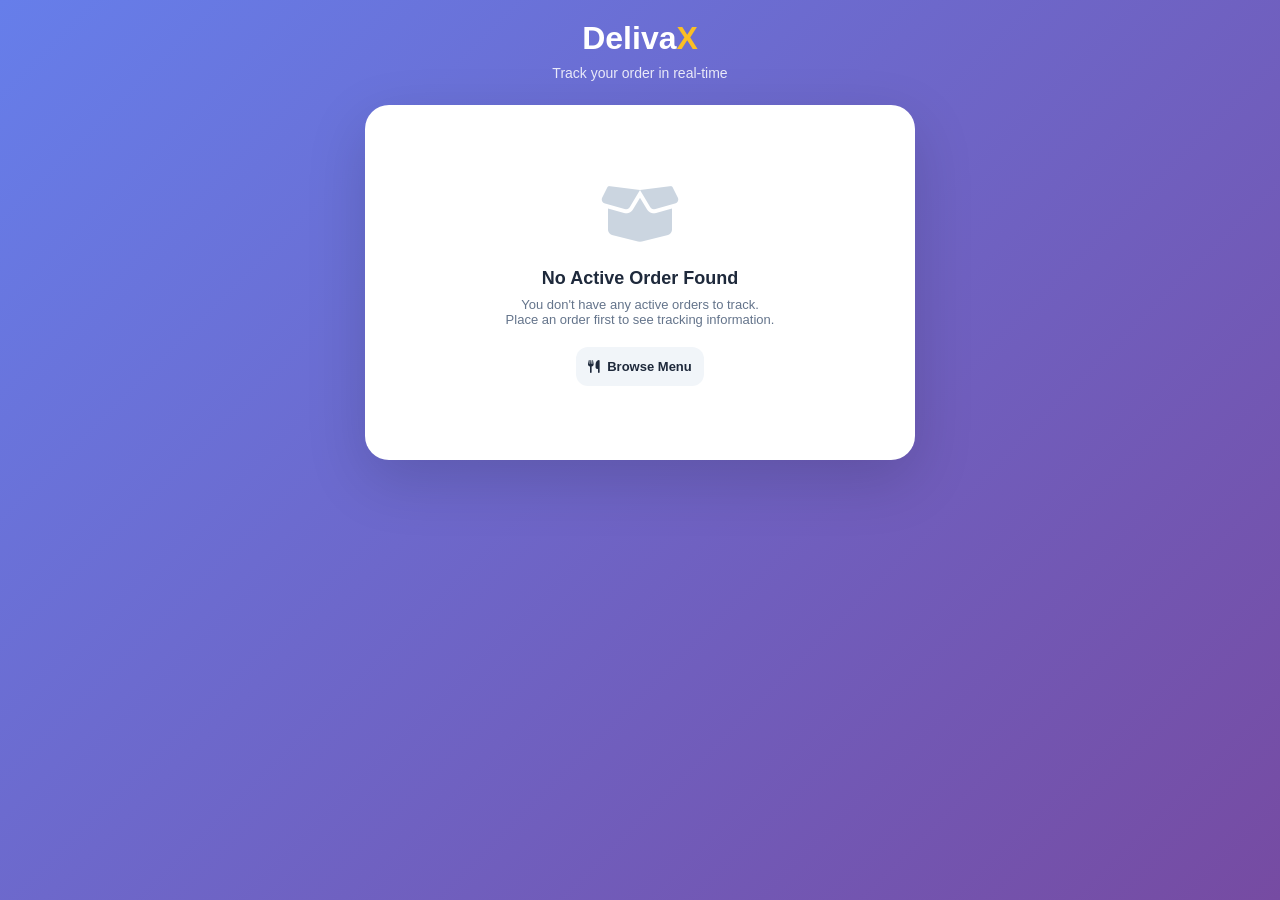
<file: custTrack.html>
<!DOCTYPE html>
<html lang="ms">
<head>
    <meta charset="UTF-8">
    <meta name="viewport" content="width=device-width, initial-scale=1.0, user-scalable=yes">
    <title>DelivaX - Track Your Order</title>
    <link rel="stylesheet" href="https://cdnjs.cloudflare.com/ajax/libs/font-awesome/6.4.0/css/all.min.css">
    <style>
        * {
            margin: 0;
            padding: 0;
            box-sizing: border-box;
        }

        body {
            font-family: 'Segoe UI', Tahoma, Geneva, Verdana, sans-serif;
            background: linear-gradient(135deg, #667eea 0%, #764ba2 100%);
            min-height: 100vh;
            padding: 20px;
        }

        .container {
            max-width: 550px;
            margin: 0 auto;
        }

        .header {
            text-align: center;
            margin-bottom: 24px;
        }

        .logo {
            font-size: 32px;
            font-weight: 900;
            color: white;
            margin-bottom: 8px;
        }

        .logo span {
            color: #fbbf24;
        }

        .tagline {
            color: rgba(255,255,255,0.85);
            font-size: 14px;
        }

        .tracking-card {
            background: white;
            border-radius: 24px;
            padding: 24px;
            box-shadow: 0 20px 60px rgba(0,0,0,0.15);
            animation: slideUp 0.5s ease;
        }

        @keyframes slideUp {
            from {
                opacity: 0;
                transform: translateY(30px);
            }
            to {
                opacity: 1;
                transform: translateY(0);
            }
        }

        /* Order Header */
        .order-header {
            display: flex;
            justify-content: space-between;
            align-items: center;
            margin-bottom: 20px;
            padding-bottom: 15px;
            border-bottom: 2px solid #f0f4fb;
            flex-wrap: wrap;
            gap: 10px;
        }

        .order-id {
            font-size: 20px;
            font-weight: 900;
            color: #667eea;
        }

        .order-status {
            padding: 6px 14px;
            border-radius: 25px;
            font-size: 12px;
            font-weight: 800;
            text-transform: uppercase;
        }

        .status-pending { background: #fef3c7; color: #92400e; }
        .status-preparing { background: #dbeafe; color: #1e40af; }
        .status-ready { background: #d1fae5; color: #065f46; }
        .status-delivering { background: #fed7aa; color: #9a3412; }
        .status-delivered { background: #a7f3d0; color: #065f46; }
        .status-cancelled { background: #fee2e2; color: #991b1b; }

        /* ETA Section */
        .eta-section {
            background: linear-gradient(135deg, #667eea10 0%, #764ba210 100%);
            border-radius: 20px;
            padding: 20px;
            text-align: center;
            margin-bottom: 25px;
            border: 1px solid rgba(102, 126, 234, 0.2);
        }

        .eta-label {
            font-size: 12px;
            font-weight: 700;
            color: #6b7a9a;
            text-transform: uppercase;
            letter-spacing: 1px;
        }

        .eta-time {
            font-size: 48px;
            font-weight: 900;
            color: #667eea;
            margin: 5px 0;
            line-height: 1;
        }

        .eta-unit {
            font-size: 14px;
            color: #6b7a9a;
        }

        /* Delivery Timeline - Modern Design */
        .delivery-timeline {
            margin: 30px 0;
            position: relative;
        }

        .timeline-steps {
            display: flex;
            justify-content: space-between;
            position: relative;
            z-index: 2;
        }

        .timeline-step {
            text-align: center;
            flex: 1;
            position: relative;
        }

        .step-marker {
            width: 56px;
            height: 56px;
            margin: 0 auto 12px;
            position: relative;
            z-index: 2;
        }

        .step-icon {
            width: 100%;
            height: 100%;
            background: #f1f5f9;
            border-radius: 50%;
            display: flex;
            align-items: center;
            justify-content: center;
            transition: all 0.3s ease;
            border: 2px solid #e2e8f0;
        }

        .timeline-step.completed .step-icon {
            background: #10b981;
            border-color: #10b981;
        }

        .timeline-step.completed .step-icon i {
            color: white;
        }

        .timeline-step.active .step-icon {
            background: #667eea;
            border-color: #667eea;
            box-shadow: 0 0 0 4px rgba(102, 126, 234, 0.2);
            animation: pulse 2s infinite;
        }

        .timeline-step.active .step-icon i {
            color: white;
        }

        .step-icon i {
            font-size: 22px;
            color: #94a3b8;
            transition: color 0.3s ease;
        }

        .timeline-step.completed .step-icon i,
        .timeline-step.active .step-icon i {
            color: white;
        }

        .step-label {
            font-size: 11px;
            font-weight: 700;
            color: #64748b;
            margin-top: 8px;
            text-transform: uppercase;
            letter-spacing: 0.5px;
        }

        .timeline-step.active .step-label {
            color: #667eea;
        }

        .timeline-step.completed .step-label {
            color: #10b981;
        }

        .step-date {
            font-size: 10px;
            color: #94a3b8;
            margin-top: 4px;
            display: none;
        }

        .timeline-step.completed .step-date,
        .timeline-step.active .step-date {
            display: block;
        }

        /* Progress Bar */
        .timeline-progress {
            position: absolute;
            top: 28px;
            left: 0;
            right: 0;
            height: 2px;
            background: #e2e8f0;
            z-index: 1;
        }

        .progress-fill {
            position: absolute;
            top: 0;
            left: 0;
            height: 100%;
            background: linear-gradient(90deg, #10b981, #667eea);
            transition: width 0.5s ease;
            border-radius: 2px;
        }

        /* Order Details */
        .order-details {
            background: #f8fafc;
            border-radius: 16px;
            padding: 16px;
            margin: 20px 0;
        }

        .section-title {
            font-size: 14px;
            font-weight: 800;
            color: #1e293b;
            margin-bottom: 12px;
            display: flex;
            align-items: center;
            gap: 8px;
        }

        .section-title i {
            color: #667eea;
            font-size: 14px;
        }

        .detail-row {
            display: flex;
            justify-content: space-between;
            padding: 8px 0;
            border-bottom: 1px solid #e2e8f0;
        }

        .detail-row:last-child {
            border-bottom: none;
        }

        .detail-label {
            font-size: 13px;
            font-weight: 600;
            color: #64748b;
        }

        .detail-value {
            font-size: 13px;
            font-weight: 700;
            color: #1e293b;
            text-align: right;
        }

        /* Items List */
        .items-list {
            margin: 15px 0;
        }

        .item-row {
            display: flex;
            justify-content: space-between;
            padding: 12px 0;
            border-bottom: 1px solid #f0f4fb;
        }

        .item-info {
            flex: 1;
        }

        .item-name {
            font-size: 14px;
            font-weight: 700;
            color: #1e293b;
        }

        .item-meta {
            font-size: 11px;
            color: #64748b;
            margin-top: 3px;
        }

        .item-price {
            font-size: 13px;
            font-weight: 800;
            color: #667eea;
            white-space: nowrap;
            margin-left: 10px;
        }

        /* Rider Info */
        .rider-info {
            background: linear-gradient(135deg, #fef3c7 0%, #fde68a 100%);
            border-radius: 16px;
            padding: 16px;
            margin: 15px 0;
            display: flex;
            align-items: center;
            gap: 15px;
        }

        .rider-avatar {
            width: 55px;
            height: 55px;
            background: #667eea;
            border-radius: 50%;
            display: flex;
            align-items: center;
            justify-content: center;
            font-size: 24px;
            color: white;
        }

        .rider-details {
            flex: 1;
        }

        .rider-name {
            font-size: 15px;
            font-weight: 800;
            color: #1e293b;
        }

        .rider-contact {
            font-size: 12px;
            color: #64748b;
            margin-top: 4px;
        }

        .call-btn {
            background: #10b981;
            color: white;
            border: none;
            padding: 8px 16px;
            border-radius: 25px;
            font-size: 12px;
            font-weight: 700;
            cursor: pointer;
            text-decoration: none;
            display: inline-block;
        }

        .call-btn:hover {
            background: #059669;
        }

        /* Navigation Buttons */
        .nav-buttons {
            display: flex;
            gap: 12px;
            margin: 20px 0;
        }

        .nav-btn {
            flex: 1;
            background: #f1f5f9;
            border: none;
            padding: 12px;
            border-radius: 12px;
            font-weight: 700;
            font-size: 13px;
            cursor: pointer;
            text-align: center;
            text-decoration: none;
            color: #1e293b;
            transition: all 0.2s;
            display: flex;
            align-items: center;
            justify-content: center;
            gap: 8px;
        }

        .nav-btn:hover {
            background: #e2e8f0;
            transform: translateY(-2px);
        }

        /* Payment Summary */
        .payment-summary {
            background: linear-gradient(135deg, #e8f4fd, #d4ecfa);
            border-radius: 16px;
            padding: 16px;
            margin: 15px 0;
            border: 1px solid #2d6cdf;
        }

        .summary-row {
            display: flex;
            justify-content: space-between;
            padding: 8px 0;
        }

        .summary-label {
            font-size: 13px;
            font-weight: 600;
            color: #475569;
        }

        .summary-value {
            font-size: 13px;
            font-weight: 800;
            color: #1e293b;
        }

        .total-row {
            border-top: 2px solid #2d6cdf;
            margin-top: 8px;
            padding-top: 12px;
        }

        .total-row .summary-value {
            font-size: 18px;
            color: #2d6cdf;
        }

        .refresh-info {
            text-align: center;
            margin-top: 20px;
            padding-top: 15px;
            border-top: 1px solid #e2e8f0;
            font-size: 11px;
            color: #64748b;
        }

        .refresh-btn {
            background: none;
            border: none;
            color: #667eea;
            cursor: pointer;
            font-weight: 600;
            margin-left: 5px;
        }

        .refresh-btn:hover {
            text-decoration: underline;
        }

        /* Loading State */
        .loading {
            text-align: center;
            padding: 60px 20px;
        }

        .spinner {
            width: 50px;
            height: 50px;
            border: 4px solid #e2e8f0;
            border-top-color: #667eea;
            border-radius: 50%;
            animation: spin 1s linear infinite;
            margin: 0 auto 15px;
        }

        @keyframes spin {
            to { transform: rotate(360deg); }
        }

        /* No Order State */
        .no-order {
            text-align: center;
            padding: 50px 20px;
        }

        .no-order-icon {
            font-size: 64px;
            color: #cbd5e0;
            margin-bottom: 15px;
        }

        .no-order-title {
            font-size: 18px;
            font-weight: 800;
            color: #1e293b;
            margin-bottom: 8px;
        }

        .no-order-text {
            font-size: 13px;
            color: #64748b;
            margin-bottom: 20px;
        }

        /* Live Badge */
        .live-badge {
            display: inline-flex;
            align-items: center;
            gap: 5px;
            background: #10b981;
            color: white;
            font-size: 10px;
            padding: 2px 8px;
            border-radius: 20px;
            margin-left: 8px;
        }

        .live-badge i {
            font-size: 8px;
        }

        @keyframes pulse {
            0% {
                box-shadow: 0 0 0 0 rgba(102, 126, 234, 0.4);
            }
            70% {
                box-shadow: 0 0 0 12px rgba(102, 126, 234, 0);
            }
            100% {
                box-shadow: 0 0 0 0 rgba(102, 126, 234, 0);
            }
        }
    </style>
</head>
<body>
    <div class="container">
        <div class="header">
            <div class="logo">Deliva<span>X</span></div>
            <div class="tagline">Track your order in real-time</div>
        </div>

        <div class="tracking-card" id="trackingCard">
            <div id="trackingContent">
                <div class="loading">
                    <div class="spinner"></div>
                    <p>Loading your order details...</p>
                </div>
            </div>
        </div>
    </div>

    <script>
        let currentOrder = null;
        let refreshInterval = null;
        
        const statusOrder = ['pending', 'preparing', 'ready', 'delivering', 'delivered'];
        const statusNames = {
            pending: 'Order Received',
            preparing: 'Preparing',
            ready: 'Ready for Pickup',
            delivering: 'On The Way',
            delivered: 'Delivered'
        };
        const statusIcons = {
            pending: 'fa-clock',
            preparing: 'fa-utensils',
            ready: 'fa-check-circle',
            delivering: 'fa-motorcycle',
            delivered: 'fa-home'
        };
        
        function getETA(status) {
            switch(status?.toLowerCase()) {
                case 'pending': return '30-45';
                case 'preparing': return '20-30';
                case 'ready': return '15-20';
                case 'delivering': return '10-15';
                case 'delivered': return '0';
                default: return '25-35';
            }
        }
        
        function getCurrentTime() {
            const now = new Date();
            return now.toLocaleTimeString('en-MY', { hour: '2-digit', minute: '2-digit' });
        }
        
        function loadOrderFromStorage() {
            try {
                const urlParams = new URLSearchParams(window.location.search);
                const orderIdFromUrl = urlParams.get('order');
                
                const allOrders = localStorage.getItem('dvx_orders');
                const confirmedOrder = localStorage.getItem('confirmed_order');
                const pendingOrder = localStorage.getItem('pending_order');
                
                if (orderIdFromUrl && allOrders) {
                    const orders = JSON.parse(allOrders);
                    const foundOrder = orders.find(o => o.id === orderIdFromUrl);
                    if (foundOrder) {
                        currentOrder = foundOrder;
                        console.log('Loaded order from URL:', currentOrder);
                        return true;
                    }
                }
                
                if (confirmedOrder) {
                    currentOrder = JSON.parse(confirmedOrder);
                    console.log('Loaded from confirmed_order:', currentOrder);
                    return true;
                } 
                else if (pendingOrder) {
                    currentOrder = JSON.parse(pendingOrder);
                    console.log('Loaded from pending_order:', currentOrder);
                    return true;
                }
                else if (allOrders) {
                    const orders = JSON.parse(allOrders);
                    if (orders && orders.length > 0) {
                        currentOrder = orders[orders.length - 1];
                        console.log('Loaded from dvx_orders:', currentOrder);
                        return true;
                    }
                }
                
                console.log('No order found in storage');
                return false;
            } catch(e) {
                console.error('Error loading order:', e);
                return false;
            }
        }
        
        function getOrderStatus(order) {
            if (!order) return 'pending';
            const status = order.status;
            if (typeof status === 'string') {
                return status.toLowerCase();
            }
            return 'pending';
        }
        
        function renderTrackingDetails() {
            if (!currentOrder) {
                showNoOrder();
                return;
            }
            
            const status = getOrderStatus(currentOrder);
            const currentStatusIndex = statusOrder.indexOf(status);
            const eta = getETA(status);
            const currentTime = getCurrentTime();
            
            const subtotal = currentOrder.items?.reduce((sum, item) => sum + (item.unitPrice * item.qty), 0) || 0;
            const delivery = 3.00;
            const discount = currentOrder.saving || 0;
            const total = subtotal + delivery - discount;
            
            let html = `
                <div class="order-header">
                    <div class="order-id">
                        ${currentOrder.id || 'Order Number'}
                        ${status !== 'delivered' ? '<span class="live-badge"><i class="fas fa-circle"></i> LIVE</span>' : ''}
                    </div>
                    <div class="order-status status-${status}">${statusNames[status] || status}</div>
                </div>
                
                <div class="eta-section">
                    <div class="eta-label">
                        <i class="fas fa-hourglass-half"></i> Estimated Arrival
                    </div>
                    <div class="eta-time">${eta}</div>
                    <div class="eta-unit">MINUTES</div>
                </div>
                
                <div class="delivery-timeline">
                    <div class="timeline-steps">
            `;
            
            statusOrder.forEach((stepStatus, idx) => {
                let stepClass = '';
                if (idx < currentStatusIndex) stepClass = 'completed';
                if (idx === currentStatusIndex) stepClass = 'active';
                
                let stepTime = '';
                if (idx <= currentStatusIndex) {
                    if (idx === 0) stepTime = currentOrder.time || currentTime;
                    else if (idx === 1) stepTime = 'Preparing now';
                    else if (idx === 2) stepTime = 'Soon';
                }
                
                html += `
                    <div class="timeline-step ${stepClass}">
                        <div class="step-marker">
                            <div class="step-icon">
                                <i class="fas ${statusIcons[stepStatus]}"></i>
                            </div>
                        </div>
                        <div class="step-label">${statusNames[stepStatus]}</div>
                        <div class="step-date">${stepTime}</div>
                    </div>
                `;
            });
            
            html += `
                    </div>
                    <div class="timeline-progress">
                        <div class="progress-fill" style="width: ${(currentStatusIndex / 4) * 100}%;"></div>
                    </div>
                </div>
            `;
            
            // Order Items
            html += `
                <div class="order-details">
                    <div class="section-title">
                        <i class="fas fa-shopping-bag"></i> Your Order
                    </div>
                    <div class="items-list">
            `;
            
            if (currentOrder.items && currentOrder.items.length > 0) {
                currentOrder.items.forEach(item => {
                    const optionsText = item.options ? Object.entries(item.options).map(([k,v]) => `${k}: ${v}`).join(' · ') : '';
                    const addonsText = item.addons?.map(a => a.name).join(', ') || '';
                    const itemTotal = item.unitPrice * item.qty;
                    
                    html += `
                        <div class="item-row">
                            <div class="item-info">
                                <div class="item-name">${escapeHtml(item.item.name)} × ${item.qty}</div>
                                ${optionsText ? `<div class="item-meta">${escapeHtml(optionsText)}</div>` : ''}
                                ${addonsText ? `<div class="item-meta">+ ${escapeHtml(addonsText)}</div>` : ''}
                            </div>
                            <div class="item-price">RM ${itemTotal.toFixed(2)}</div>
                        </div>
                    `;
                });
            }
            
            html += `</div></div>`;
            
            // Delivery Details
            if (currentOrder.customer) {
                html += `
                    <div class="order-details">
                        <div class="section-title">
                            <i class="fas fa-truck"></i> Delivery Details
                        </div>
                        <div class="detail-row">
                            <span class="detail-label">Customer</span>
                            <span class="detail-value">${escapeHtml(currentOrder.customer.name || '-')}</span>
                        </div>
                        <div class="detail-row">
                            <span class="detail-label">Contact</span>
                            <span class="detail-value">${escapeHtml(currentOrder.customer.phone || '-')}</span>
                        </div>
                        <div class="detail-row">
                            <span class="detail-label">Address</span>
                            <span class="detail-value">${escapeHtml(currentOrder.customer.address || '-')}</span>
                        </div>
                        ${currentOrder.customer.postcode ? `
                        <div class="detail-row">
                            <span class="detail-label">Postcode / City</span>
                            <span class="detail-value">${escapeHtml(currentOrder.customer.postcode)} ${escapeHtml(currentOrder.customer.city || '')}</span>
                        </div>
                        ` : ''}
                        ${currentOrder.customer.note ? `
                        <div class="detail-row">
                            <span class="detail-label">Note</span>
                            <span class="detail-value">${escapeHtml(currentOrder.customer.note)}</span>
                        </div>
                        ` : ''}
                    </div>
                `;
            }
            
            // Payment Summary
            html += `
                <div class="payment-summary">
                    <div class="section-title" style="margin-bottom: 12px;">
                        <i class="fas fa-receipt"></i> Payment Summary
                    </div>
                    <div class="summary-row">
                        <span class="summary-label">Subtotal</span>
                        <span class="summary-value">RM ${subtotal.toFixed(2)}</span>
                    </div>
                    ${discount > 0 ? `
                    <div class="summary-row">
                        <span class="summary-label">Discount</span>
                        <span class="summary-value" style="color: #10b981;">-RM ${discount.toFixed(2)}</span>
                    </div>
                    ` : ''}
                    <div class="summary-row">
                        <span class="summary-label">Delivery Fee</span>
                        <span class="summary-value">RM ${delivery.toFixed(2)}</span>
                    </div>
                    <div class="summary-row total-row">
                        <span class="summary-label">Total Paid</span>
                        <span class="summary-value">RM ${total.toFixed(2)}</span>
                    </div>
                    <div class="summary-row">
                        <span class="summary-label">Payment Method</span>
                        <span class="summary-value">${(currentOrder.payment || 'FPX').toUpperCase()}</span>
                    </div>
                </div>
            `;
            
            // Rider Info
            if (status === 'delivering') {
                html += `
                    <div class="rider-info">
                        <div class="rider-avatar">
                            <i class="fas fa-motorcycle"></i>
                        </div>
                        <div class="rider-details">
                            <div class="rider-name">Rider: Ahmad Ridzuan</div>
                            <div class="rider-contact">Vehicle: Motorcycle · WMW 1234</div>
                            <div class="rider-contact">Contact: +60 12-345 6789</div>
                        </div>
                        <a href="tel:+60123456789" class="call-btn">
                            <i class="fas fa-phone-alt"></i> Call
                        </a>
                    </div>
                `;
            }
        
            // Refresh info
            html += `
                <div class="refresh-info">
                    <i class="fas fa-sync-alt"></i> Auto-refreshes every 10 seconds
                    <button class="refresh-btn" onclick="manualRefresh()">Refresh now</button>
                </div>
            `;
            
            document.getElementById('trackingContent').innerHTML = html;
        }
        
        function showNoOrder() {
            const html = `
                <div class="no-order">
                    <div class="no-order-icon">
                        <i class="fas fa-box-open"></i>
                    </div>
                    <div class="no-order-title">No Active Order Found</div>
                    <div class="no-order-text">
                        You don't have any active orders to track.<br>
                        Place an order first to see tracking information.
                    </div>
                    <button class="nav-btn" onclick="goToMenu()" style="width: auto; margin: 0 auto;">
                        <i class="fas fa-utensils"></i> Browse Menu
                    </button>
                </div>
            `;
            document.getElementById('trackingContent').innerHTML = html;
        }
        
        function manualRefresh() {
            loadOrderFromStorage();
            renderTrackingDetails();
            showToast('Refreshed', 'success');
        }
        
        function showToast(message, type = 'info') {
            const toast = document.createElement('div');
            toast.style.cssText = `
                position: fixed;
                bottom: 30px;
                left: 50%;
                transform: translateX(-50%);
                background: ${type === 'success' ? '#10b981' : '#667eea'};
                color: white;
                padding: 10px 20px;
                border-radius: 25px;
                font-size: 13px;
                font-weight: 600;
                z-index: 1000;
                animation: slideUp 0.3s ease;
            `;
            toast.innerHTML = `<i class="fas ${type === 'success' ? 'fa-check-circle' : 'fa-info-circle'}"></i> ${message}`;
            document.body.appendChild(toast);
            
            setTimeout(() => {
                toast.style.opacity = '0';
                setTimeout(() => toast.remove(), 300);
            }, 2000);
        }
        
        function startAutoRefresh() {
            if (refreshInterval) clearInterval(refreshInterval);
            
            refreshInterval = setInterval(() => {
                const updated = checkForOrderUpdates();
                if (updated) {
                    renderTrackingDetails();
                    showToast('Order status updated', 'success');
                }
            }, 10000);
        }
        
        function checkForOrderUpdates() {
            try {
                const allOrders = localStorage.getItem('dvx_orders');
                if (allOrders) {
                    const orders = JSON.parse(allOrders);
                    if (currentOrder && orders.length > 0) {
                        const updatedOrder = orders.find(o => o.id === currentOrder.id);
                        if (updatedOrder && updatedOrder.status !== currentOrder.status) {
                            currentOrder = updatedOrder;
                            return true;
                        }
                    }
                }
                return false;
            } catch(e) {
                return false;
            }
        }
        
        function goToMenu() {
            window.location.href = 'index.html';
        }
        
        function escapeHtml(text) {
            if (!text) return '';
            const div = document.createElement('div');
            div.textContent = text;
            return div.innerHTML;
        }
        
        function listenForStorageChanges() {
            window.addEventListener('storage', function(e) {
                if (e.key === 'dvx_orders' && currentOrder) {
                    try {
                        const newOrders = JSON.parse(e.newValue);
                        const updatedOrder = newOrders.find(o => o.id === currentOrder.id);
                        if (updatedOrder && updatedOrder.status !== currentOrder.status) {
                            currentOrder = updatedOrder;
                            renderTrackingDetails();
                            showToast('Order status updated', 'success');
                        }
                    } catch(e) {}
                }
            });
        }
        
        function init() {
            const loaded = loadOrderFromStorage();
            if (loaded) {
                renderTrackingDetails();
                startAutoRefresh();
                listenForStorageChanges();
            } else {
                showNoOrder();
            }
        }
        
        init();
    </script>
</body>
</html>
</file>
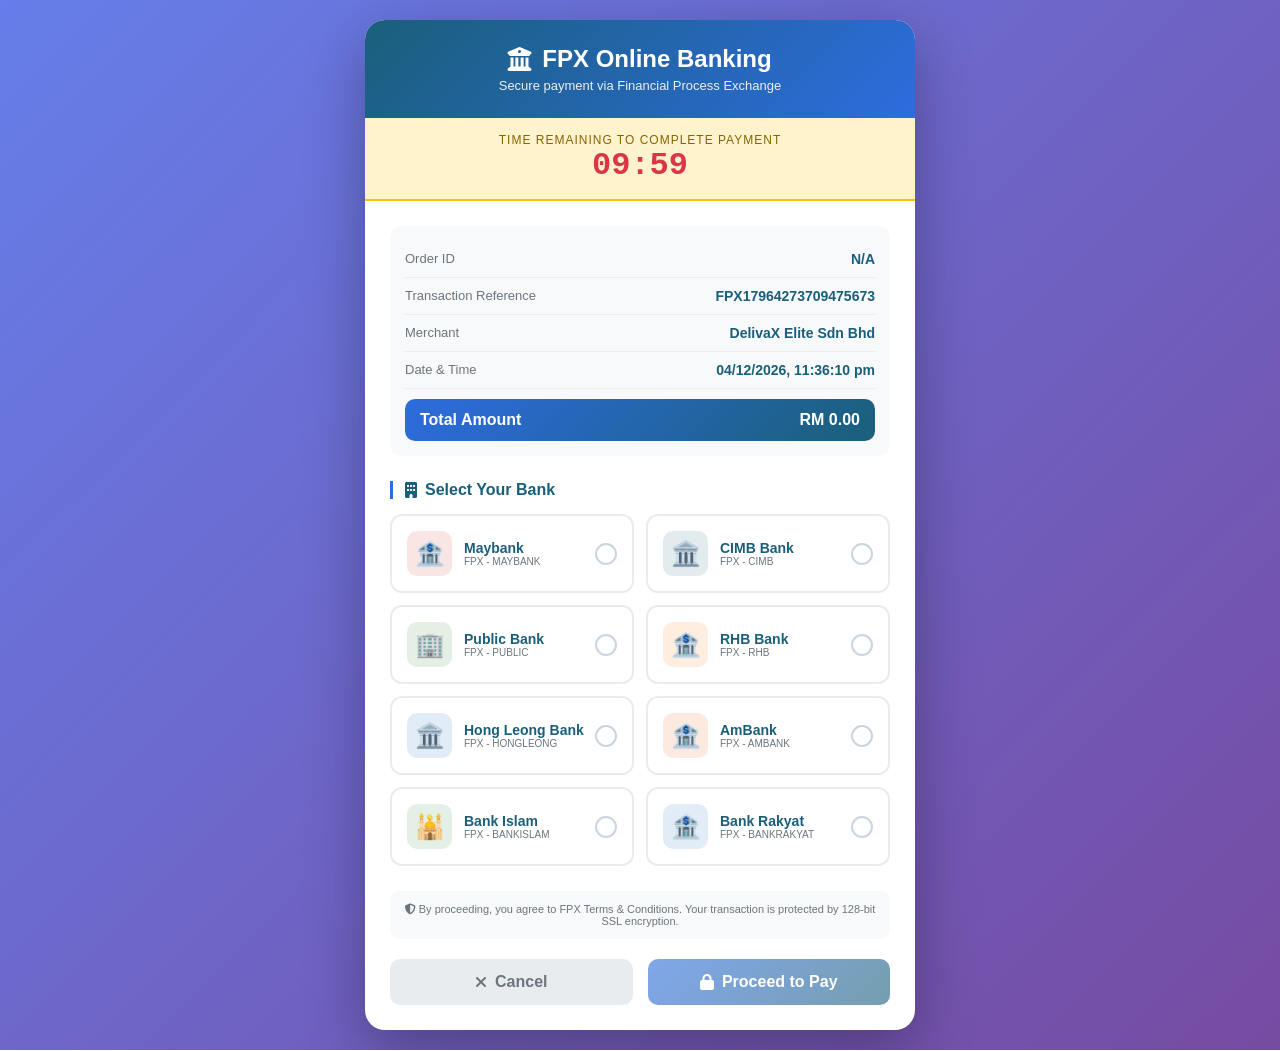
<file: fpxBankSelection.html>
<!DOCTYPE html>
<html lang="en">
<head>
    <meta charset="UTF-8">
    <meta name="viewport" content="width=device-width, initial-scale=1.0">
    <title>FPX Online Banking - DelivaX</title>
    <link rel="stylesheet" href="https://cdnjs.cloudflare.com/ajax/libs/font-awesome/6.4.0/css/all.min.css">
    <style>
        * {
            margin: 0;
            padding: 0;
            box-sizing: border-box;
        }

        body {
            font-family: 'Segoe UI', Tahoma, Geneva, Verdana, sans-serif;
            background: linear-gradient(135deg, #667eea 0%, #764ba2 100%);
            min-height: 100vh;
            display: flex;
            justify-content: center;
            align-items: center;
            padding: 20px;
        }

        .payment-container {
            background: white;
            width: 100%;
            max-width: 550px;
            border-radius: 20px;
            box-shadow: 0 20px 60px rgba(0,0,0,0.3);
            overflow: hidden;
            animation: slideUp 0.3s ease-out;
        }

        @keyframes slideUp {
            from { opacity: 0; transform: translateY(30px); }
            to { opacity: 1; transform: translateY(0); }
        }

        /* Header */
        .payment-header {
            background: linear-gradient(135deg, #1a5f7a 0%, #2d6cdf 100%);
            color: white;
            padding: 25px 30px;
            text-align: center;
        }

        .payment-header h2 {
            font-size: 24px;
            margin-bottom: 5px;
            display: flex;
            align-items: center;
            justify-content: center;
            gap: 10px;
        }

        .payment-header p {
            opacity: 0.9;
            font-size: 13px;
        }

        /* Time Remaining */
        .time-remaining {
            background: #fff3cd;
            padding: 15px;
            text-align: center;
            border-bottom: 2px solid #ffc107;
        }

        .time-label {
            font-size: 12px;
            color: #856404;
            text-transform: uppercase;
            letter-spacing: 1px;
        }

        .time-display {
            font-size: 32px;
            font-weight: bold;
            color: #dc3545;
            font-family: monospace;
        }

        /* Content */
        .payment-content {
            padding: 25px;
        }

        .section-title {
            font-size: 16px;
            font-weight: bold;
            color: #1a5f7a;
            margin-bottom: 15px;
            display: flex;
            align-items: center;
            gap: 8px;
            border-left: 3px solid #2d6cdf;
            padding-left: 12px;
        }

        /* Transaction Details */
        .transaction-details {
            background: #f8f9fa;
            border-radius: 12px;
            padding: 15px;
            margin-bottom: 25px;
        }

        .detail-row {
            display: flex;
            justify-content: space-between;
            padding: 10px 0;
            border-bottom: 1px solid #e9ecef;
        }

        .detail-row:last-child {
            border-bottom: none;
        }

        .detail-label {
            color: #6c757d;
            font-size: 13px;
        }

        .detail-value {
            color: #1a5f7a;
            font-weight: bold;
            font-size: 14px;
        }

        .amount-row {
            background: linear-gradient(135deg, #2d6cdf, #1a5f7a);
            color: white;
            padding: 12px 15px;
            border-radius: 10px;
            margin-top: 10px;
            display: flex;
            justify-content: space-between;
            font-weight: bold;
        }

        /* Bank Selection */
        .bank-selection {
            margin-bottom: 25px;
        }

        .bank-grid {
            display: grid;
            grid-template-columns: repeat(2, 1fr);
            gap: 12px;
            margin-top: 10px;
        }

        .bank-option {
            display: flex;
            align-items: center;
            padding: 15px;
            border: 2px solid #e9ecef;
            border-radius: 12px;
            cursor: pointer;
            transition: all 0.3s;
            background: white;
        }

        .bank-option:hover {
            border-color: #2d6cdf;
            transform: translateY(-2px);
            box-shadow: 0 5px 15px rgba(45,108,223,0.15);
        }

        .bank-option.selected {
            border-color: #2d6cdf;
            background: #e8f4fd;
        }

        .bank-logo {
            width: 45px;
            height: 45px;
            background: #f0f4fb;
            border-radius: 10px;
            display: flex;
            align-items: center;
            justify-content: center;
            margin-right: 12px;
            font-size: 24px;
        }

        .bank-info {
            flex: 1;
        }

        .bank-name {
            font-weight: bold;
            color: #1a5f7a;
            font-size: 14px;
        }

        .bank-code {
            font-size: 10px;
            color: #6c757d;
        }

        .bank-check {
            width: 22px;
            height: 22px;
            border: 2px solid #cbd5e0;
            border-radius: 50%;
            display: flex;
            align-items: center;
            justify-content: center;
        }

        .bank-option.selected .bank-check {
            background: #2d6cdf;
            border-color: #2d6cdf;
        }

        .bank-option.selected .bank-check::after {
            content: "✓";
            color: white;
            font-size: 12px;
        }

        /* Terms */
        .terms {
            background: #f8f9fa;
            padding: 12px;
            border-radius: 10px;
            font-size: 11px;
            color: #6c757d;
            text-align: center;
            margin: 20px 0;
        }

        /* Warning */
        .warning {
            background: #f8d7da;
            border: 1px solid #f5c6cb;
            color: #721c24;
            padding: 12px;
            border-radius: 10px;
            margin: 15px 0;
            display: none;
            align-items: center;
            gap: 10px;
            font-size: 13px;
        }

        .warning.show {
            display: flex;
        }

        /* Buttons */
        .action-buttons {
            display: flex;
            gap: 15px;
            margin-top: 20px;
        }

        .btn {
            flex: 1;
            padding: 14px;
            border: none;
            border-radius: 10px;
            font-size: 16px;
            font-weight: bold;
            cursor: pointer;
            transition: all 0.3s;
            display: flex;
            align-items: center;
            justify-content: center;
            gap: 8px;
        }

        .btn-cancel {
            background: #e9ecef;
            color: #6c757d;
        }

        .btn-cancel:hover {
            background: #dee2e6;
        }

        .btn-proceed {
            background: linear-gradient(135deg, #2d6cdf, #1a5f7a);
            color: white;
        }

        .btn-proceed:hover {
            transform: translateY(-2px);
            box-shadow: 0 5px 15px rgba(45,108,223,0.3);
        }

        .btn-proceed:disabled {
            opacity: 0.6;
            cursor: not-allowed;
            transform: none;
        }

        /* Loading */
        .loading {
            display: none;
            position: fixed;
            top: 0;
            left: 0;
            right: 0;
            bottom: 0;
            background: rgba(0,0,0,0.5);
            z-index: 1000;
            justify-content: center;
            align-items: center;
        }

        .loading.active {
            display: flex;
        }

        .loading-content {
            background: white;
            padding: 30px;
            border-radius: 16px;
            text-align: center;
        }

        .spinner {
            width: 50px;
            height: 50px;
            border: 4px solid #e9ecef;
            border-top-color: #2d6cdf;
            border-radius: 50%;
            animation: spin 1s linear infinite;
            margin: 0 auto 15px;
        }

        @keyframes spin {
            to { transform: rotate(360deg); }
        }

        @media (max-width: 500px) {
            .bank-grid {
                grid-template-columns: 1fr;
            }
            .payment-content {
                padding: 20px;
            }
            .action-buttons {
                flex-direction: column;
            }
        }
    </style>
</head>
<body>
    <div class="payment-container">
        <div class="payment-header">
            <h2><i class="fas fa-university"></i> FPX Online Banking</h2>
            <p>Secure payment via Financial Process Exchange</p>
        </div>

        <div class="time-remaining">
            <div class="time-label">Time Remaining to Complete Payment</div>
            <div class="time-display" id="timeDisplay">10:00</div>
        </div>

        <div class="payment-content">
            <div class="transaction-details">
                <div class="detail-row">
                    <span class="detail-label">Order ID</span>
                    <span class="detail-value" id="orderId">-</span>
                </div>
                <div class="detail-row">
                    <span class="detail-label">Transaction Reference</span>
                    <span class="detail-value" id="refNumber">-</span>
                </div>
                <div class="detail-row">
                    <span class="detail-label">Merchant</span>
                    <span class="detail-value">DelivaX Elite Sdn Bhd</span>
                </div>
                <div class="detail-row">
                    <span class="detail-label">Date & Time</span>
                    <span class="detail-value" id="transDateTime">-</span>
                </div>
                <div class="amount-row">
                    <span>Total Amount</span>
                    <span id="totalAmount">RM 0.00</span>
                </div>
            </div>

            <div class="bank-selection">
                <div class="section-title">
                    <i class="fas fa-building"></i> Select Your Bank
                </div>
                <div class="bank-grid" id="bankGrid"></div>
            </div>

            <div class="terms">
                <i class="fas fa-shield-alt"></i> By proceeding, you agree to FPX Terms & Conditions. 
                Your transaction is protected by 128-bit SSL encryption.
            </div>

            <div class="warning" id="warningMessage">
                <i class="fas fa-exclamation-triangle"></i>
                <span id="warningText">Please select a bank to continue.</span>
            </div>

            <div class="action-buttons">
                <button class="btn btn-cancel" onclick="cancelPayment()">
                    <i class="fas fa-times"></i> Cancel
                </button>
                <button class="btn btn-proceed" id="proceedBtn" onclick="proceedToPayment()" disabled>
                    <i class="fas fa-lock"></i> Proceed to Pay
                </button>
            </div>
        </div>
    </div>

    <div class="loading" id="loading">
        <div class="loading-content">
            <div class="spinner"></div>
            <p>Processing your payment...</p>
            <p style="font-size: 12px; color: #6c757d; margin-top: 10px;">Please do not close this window</p>
        </div>
    </div>

    <script>
        const banks = [
            { code: 'MAYBANK', name: 'Maybank', logo: '🏦', color: '#d32f2f' },
            { code: 'CIMB', name: 'CIMB Bank', logo: '🏛️', color: '#1a5f7a' },
            { code: 'PUBLIC', name: 'Public Bank', logo: '🏢', color: '#2e7d32' },
            { code: 'RHB', name: 'RHB Bank', logo: '🏦', color: '#ff6f00' },
            { code: 'HONGLEONG', name: 'Hong Leong Bank', logo: '🏛️', color: '#1565c0' },
            { code: 'AMBANK', name: 'AmBank', logo: '🏦', color: '#e65100' },
            { code: 'BANKISLAM', name: 'Bank Islam', logo: '🕌', color: '#2e7d32' },
            { code: 'BANKRAKYAT', name: 'Bank Rakyat', logo: '🏦', color: '#1565c0' }
        ];

        let selectedBank = null;
        let timerInterval;
        let timeLeft = 600;
        let paymentData = null;

        function getPaymentData() {
            const urlParams = new URLSearchParams(window.location.search);
            return {
                orderId: urlParams.get('orderId'),
                amount: parseFloat(urlParams.get('amount')),
                customerName: urlParams.get('customerName'),
                customerPhone: urlParams.get('customerPhone') || ''
            };
        }

        function initPage() {
            paymentData = getPaymentData();
            
            const refNum = 'FPX' + Date.now() + Math.floor(Math.random() * 10000);
            const now = new Date();
            
            document.getElementById('orderId').textContent = paymentData.orderId || 'N/A';
            document.getElementById('refNumber').textContent = refNum;
            document.getElementById('transDateTime').textContent = now.toLocaleString('en-MY');
            document.getElementById('totalAmount').textContent = 'RM ' + (paymentData.amount || 0).toFixed(2);
            
            loadBankGrid();
            startTimer();
        }

        function loadBankGrid() {
            const bankGrid = document.getElementById('bankGrid');
            bankGrid.innerHTML = banks.map(bank => `
                <div class="bank-option" onclick="selectBank('${bank.code}', '${bank.name}', this)">
                    <div class="bank-logo" style="background: ${bank.color}20;">
                        ${bank.logo}
                    </div>
                    <div class="bank-info">
                        <div class="bank-name">${bank.name}</div>
                        <div class="bank-code">FPX - ${bank.code}</div>
                    </div>
                    <div class="bank-check"></div>
                </div>
            `).join('');
        }

        function selectBank(bankCode, bankName, element) {
            selectedBank = { code: bankCode, name: bankName };
            
            document.querySelectorAll('.bank-option').forEach(opt => {
                opt.classList.remove('selected');
            });
            
            element.classList.add('selected');
            document.getElementById('proceedBtn').disabled = false;
            document.getElementById('warningMessage').classList.remove('show');
        }

        function startTimer() {
            timerInterval = setInterval(() => {
                if (timeLeft <= 0) {
                    clearInterval(timerInterval);
                    showWarning('Payment session has expired. Please try again.', 'error');
                    document.getElementById('proceedBtn').disabled = true;
                } else {
                    timeLeft--;
                    const minutes = Math.floor(timeLeft / 60);
                    const seconds = timeLeft % 60;
                    document.getElementById('timeDisplay').textContent = 
                        `${minutes.toString().padStart(2, '0')}:${seconds.toString().padStart(2, '0')}`;
                }
            }, 1000);
        }

        function showWarning(message, type = 'warning') {
            const warningDiv = document.getElementById('warningMessage');
            const warningText = document.getElementById('warningText');
            warningText.textContent = message;
            warningDiv.classList.add('show');
            setTimeout(() => warningDiv.classList.remove('show'), 5000);
        }

        function proceedToPayment() {
    if (!selectedBank) {
        showWarning('Please select a bank to continue', 'warning');
        return;
    }
    
    const loading = document.getElementById('loading');
    loading.classList.add('active');
    
    // Store selected bank
    localStorage.setItem('selected_bank', JSON.stringify(selectedBank));
    
    setTimeout(() => {
        loading.classList.remove('active');
        
        // Redirect to paymentGateway.html in the SAME window (not new popup)
        window.location.href = `paymentGateway.html?orderId=${paymentData.orderId}&amount=${paymentData.amount}&customerName=${encodeURIComponent(paymentData.customerName)}&customerPhone=${encodeURIComponent(paymentData.customerPhone)}&bank=${selectedBank.name}&bankCode=${selectedBank.code}`;
    }, 1000);
}

        function cancelPayment() {
            if (confirm('Are you sure you want to cancel this payment?')) {
                clearInterval(timerInterval);
                
                if (window.opener) {
                    window.opener.postMessage({
                        type: 'FPX_PAYMENT_CANCELLED',
                        data: { orderId: paymentData?.orderId }
                    }, '*');
                    window.close();
                } else {
                    window.location.href = 'index.html';
                }
            }
        }

        initPage();
    </script>
</body>
</html>
</file>
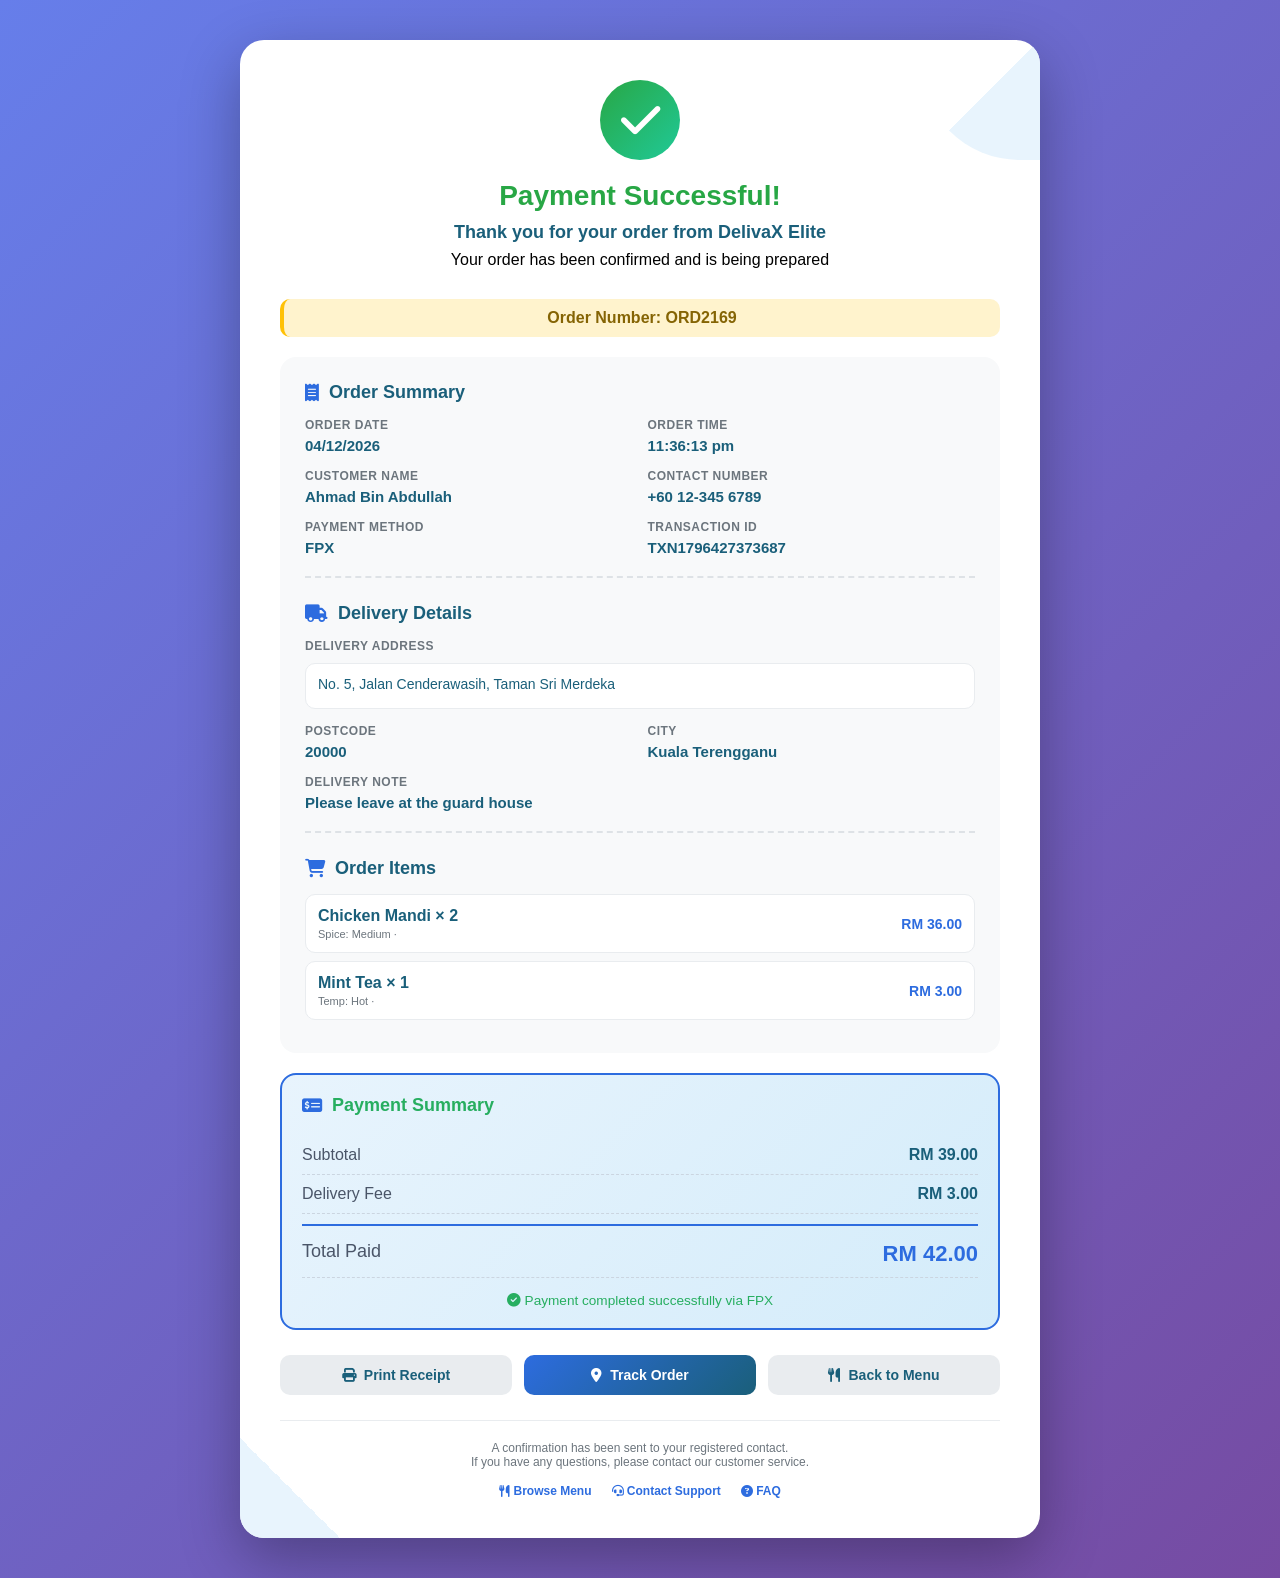
<file: orderConfirmation.html>
<!DOCTYPE html>
<html lang="en">
<head>
    <meta charset="UTF-8">
    <meta name="viewport" content="width=device-width, initial-scale=1.0">
    <title>Order Confirmation - DelivaX Elite</title>
    <link rel="stylesheet" href="https://cdnjs.cloudflare.com/ajax/libs/font-awesome/6.4.0/css/all.min.css">
    <style>
        * {
            margin: 0;
            padding: 0;
            box-sizing: border-box;
        }

        body {
            font-family: 'Segoe UI', Tahoma, Geneva, Verdana, sans-serif;
            background: linear-gradient(135deg, #667eea 0%, #764ba2 100%);
            min-height: 100vh;
            padding: 40px 20px;
            display: flex;
            justify-content: center;
            align-items: center;
        }

        .confirmation-container {
            max-width: 800px;
            width: 100%;
            background: white;
            border-radius: 24px;
            padding: 40px;
            box-shadow: 0 20px 60px rgba(0,0,0,0.3);
            position: relative;
            overflow: hidden;
            animation: slideUp 0.5s ease-out;
        }

        @keyframes slideUp {
            from {
                opacity: 0;
                transform: translateY(30px);
            }
            to {
                opacity: 1;
                transform: translateY(0);
            }
        }

        .corner-decoration {
            position: absolute;
            top: 0;
            right: 0;
            width: 120px;
            height: 120px;
            background: linear-gradient(135deg, transparent 50%, #e8f4fd 50%);
            border-radius: 0 0 0 100px;
        }

        .corner-decoration-2 {
            position: absolute;
            bottom: 0;
            left: 0;
            width: 100px;
            height: 100px;
            background: linear-gradient(225deg, transparent 50%, #e8f4fd 50%);
            border-radius: 0 100px 0 0;
        }

        .success-header {
            text-align: center;
            margin-bottom: 30px;
        }

        .success-icon {
            width: 80px;
            height: 80px;
            background: linear-gradient(135deg, #28a745, #20c997);
            border-radius: 50%;
            display: flex;
            align-items: center;
            justify-content: center;
            margin: 0 auto 20px;
            animation: bounce 0.5s ease-out;
        }

        @keyframes bounce {
            0%, 100% { transform: scale(1); }
            50% { transform: scale(1.2); }
        }

        .success-icon i {
            font-size: 45px;
            color: white;
        }

        .success-title {
            font-size: 28px;
            color: #28a745;
            margin-bottom: 10px;
            font-weight: 800;
        }

        .success-subtitle {
            font-size: 18px;
            color: #1a5f7a;
            margin-bottom: 8px;
            font-weight: 600;
        }

        .confirmation-card {
            background: #f8f9fa;
            border-radius: 16px;
            padding: 25px;
            margin: 20px 0;
        }

        .card-section {
            margin-bottom: 25px;
            padding-bottom: 20px;
            border-bottom: 2px dashed #dee2e6;
        }

        .card-section:last-child {
            border-bottom: none;
            margin-bottom: 0;
            padding-bottom: 0;
        }

        .section-title {
            font-size: 18px;
            color: #1a5f7a;
            margin-bottom: 15px;
            display: flex;
            align-items: center;
            gap: 10px;
            font-weight: 700;
        }

        .section-title i {
            color: #2d6cdf;
        }

        .details-grid {
            display: grid;
            grid-template-columns: repeat(2, 1fr);
            gap: 15px;
        }

        .details-item {
            display: flex;
            flex-direction: column;
        }

        .details-label {
            font-size: 12px;
            color: #6c757d;
            font-weight: 600;
            text-transform: uppercase;
            letter-spacing: 0.5px;
            margin-bottom: 5px;
        }

        .details-value {
            font-size: 15px;
            color: #1a5f7a;
            font-weight: 600;
        }

        .cart-items {
            margin-top: 10px;
        }

        .cart-item {
            display: flex;
            justify-content: space-between;
            align-items: center;
            padding: 12px;
            background: white;
            border-radius: 10px;
            margin-bottom: 8px;
            border: 1px solid #e9ecef;
        }

        .item-info {
            flex: 1;
        }

        .item-name {
            font-weight: 700;
            color: #1a5f7a;
            margin-bottom: 3px;
        }

        .item-details {
            font-size: 11px;
            color: #6c757d;
        }

        .item-price {
            font-weight: 700;
            color: #2d6cdf;
            font-size: 14px;
        }

        .payment-summary {
            background: linear-gradient(135deg, #e8f4fd, #d4ecfa);
            border-radius: 16px;
            padding: 20px;
            margin: 20px 0;
            border: 2px solid #2d6cdf;
        }

        .summary-row {
            display: flex;
            justify-content: space-between;
            padding: 10px 0;
            border-bottom: 1px dashed #cbd5e0;
        }

        .summary-row:last-child {
            border-bottom: none;
        }

        .summary-label {
            color: #4a5568;
            font-weight: 500;
        }

        .summary-value {
            color: #1a5f7a;
            font-weight: 700;
            font-size: 16px;
        }

        .total-row {
            margin-top: 10px;
            padding-top: 15px;
            border-top: 2px solid #2d6cdf;
            font-size: 18px;
        }

        .total-row .summary-value {
            font-size: 22px;
            color: #2d6cdf;
            font-weight: 800;
        }

        .action-buttons {
            display: flex;
            gap: 12px;
            margin-top: 25px;
            flex-wrap: wrap;
        }

        .btn {
            flex: 1;
            padding: 12px 20px;
            border: none;
            border-radius: 10px;
            font-size: 14px;
            font-weight: 600;
            cursor: pointer;
            transition: all 0.3s;
            display: flex;
            align-items: center;
            justify-content: center;
            gap: 8px;
            text-decoration: none;
        }

        .btn-primary {
            background: linear-gradient(135deg, #2d6cdf, #1a5f7a);
            color: white;
        }

        .btn-primary:hover {
            transform: translateY(-2px);
            box-shadow: 0 5px 15px rgba(45,108,223,0.3);
        }

        .btn-secondary {
            background: #e9ecef;
            color: #1a5f7a;
        }

        .btn-secondary:hover {
            background: #dee2e6;
            transform: translateY(-2px);
        }

        .confirmation-footer {
            margin-top: 25px;
            padding-top: 20px;
            border-top: 1px solid #e9ecef;
            text-align: center;
            font-size: 12px;
            color: #6c757d;
        }

        .footer-links {
            display: flex;
            justify-content: center;
            gap: 20px;
            margin-top: 15px;
        }

        .footer-links a {
            color: #2d6cdf;
            text-decoration: none;
            font-weight: 600;
            font-size: 12px;
        }

        .footer-links a:hover {
            text-decoration: underline;
        }

        .order-number {
            background: #fff3cd;
            padding: 10px 15px;
            border-radius: 10px;
            text-align: center;
            margin: 15px 0;
            border-left: 4px solid #ffc107;
        }

        .order-number strong {
            color: #856404;
        }

        .full-address {
            background: white;
            padding: 12px;
            border-radius: 10px;
            margin-top: 5px;
            border: 1px solid #e9ecef;
        }

        .address-line {
            font-size: 14px;
            color: #1a5f7a;
            margin-bottom: 4px;
        }

        @media (max-width: 600px) {
            .confirmation-container {
                padding: 20px;
            }
            
            .details-grid {
                grid-template-columns: 1fr;
            }
            
            .action-buttons {
                flex-direction: column;
            }
            
            .success-title {
                font-size: 22px;
            }
        }

        @media print {
            body {
                background: white;
                padding: 0;
            }
            .confirmation-container {
                box-shadow: none;
                padding: 0;
            }
            .action-buttons {
                display: none;
            }
            .confirmation-footer {
                display: none;
            }
        }
    </style>
</head>
<body>
    <div class="confirmation-container" id="confirmationContainer">
        <div class="corner-decoration"></div>
        <div class="corner-decoration-2"></div>
        
        <!-- Success Header -->
        <div class="success-header">
            <div class="success-icon">
                <i class="fas fa-check"></i>
            </div>
            <h1 class="success-title">Payment Successful!</h1>
            <p class="success-subtitle">Thank you for your order from DelivaX Elite</p>
            <p>Your order has been confirmed and is being prepared</p>
        </div>
        
        <!-- Order Number -->
        <div class="order-number" id="orderNumberDiv">
            <strong>Order Number: <span id="orderId">Loading...</span></strong>
        </div>
        
        <!-- Confirmation Card -->
        <div class="confirmation-card">
            <!-- Order Summary -->
            <div class="card-section">
                <h3 class="section-title"><i class="fas fa-receipt"></i> Order Summary</h3>
                
                <div class="details-grid">
                    <div class="details-item">
                        <div class="details-label">Order Date</div>
                        <div class="details-value" id="orderDate">-</div>
                    </div>
                    
                    <div class="details-item">
                        <div class="details-label">Order Time</div>
                        <div class="details-value" id="orderTime">-</div>
                    </div>
                    
                    <div class="details-item">
                        <div class="details-label">Customer Name</div>
                        <div class="details-value" id="confName">-</div>
                    </div>
                    
                    <div class="details-item">
                        <div class="details-label">Contact Number</div>
                        <div class="details-value" id="confPhone">-</div>
                    </div>

                    <div class="details-item">
                        <div class="details-label">Payment Method</div>
                        <div class="details-value" id="confMethod">-</div>
                    </div>
                    
                    <div class="details-item">
                        <div class="details-label">Transaction ID</div>
                        <div class="details-value" id="transactionId">-</div>
                    </div>
                </div>
            </div>
            
            <!-- Delivery Details - With Postcode and City -->
            <div class="card-section">
                <h3 class="section-title"><i class="fas fa-truck"></i> Delivery Details</h3>
                
                <div class="details-grid">
                    <div class="details-item" style="grid-column: span 2;">
                        <div class="details-label">Delivery Address</div>
                        <div class="full-address">
                            <div class="address-line" id="confAddress">-</div>
                        </div>
                    </div>
                    
                    <div class="details-item">
                        <div class="details-label">Postcode</div>
                        <div class="details-value" id="confPostcode">-</div>
                    </div>
                    
                    <div class="details-item">
                        <div class="details-label">City</div>
                        <div class="details-value" id="confCity">-</div>
                    </div>
                    
                    <div class="details-item" style="grid-column: span 2;">
                        <div class="details-label">Delivery Note</div>
                        <div class="details-value" id="confNote">-</div>
                    </div>
                </div>
            </div>
            
            <!-- Order Items -->
            <div class="card-section">
                <h3 class="section-title"><i class="fas fa-shopping-cart"></i> Order Items</h3>
                
                <div class="cart-items" id="cartItems">
                    <!-- Cart items will be loaded here -->
                    <div style="text-align: center; padding: 20px;">Loading order items...</div>
                </div>
            </div>
        </div>
        
        <!-- Payment Summary -->
        <div class="payment-summary">
            <h3 class="section-title" style="border: none; margin-bottom: 20px; color: #27ae60;">
                <i class="fas fa-money-check-alt"></i> Payment Summary
            </h3>
            
            <div class="summary-row">
                <span class="summary-label">Subtotal</span>
                <span class="summary-value" id="subtotalAmount">RM 0.00</span>
            </div>
            
            <div class="summary-row" id="discountRow" style="display: none;">
                <span class="summary-label">Discount Applied</span>
                <span class="summary-value" id="discountAmount" style="color: #27ae60;">-RM 0.00</span>
            </div>
            
            <div class="summary-row">
                <span class="summary-label">Delivery Fee</span>
                <span class="summary-value" id="deliveryFee">RM 3.00</span>
            </div>
            
            <div class="summary-row total-row">
                <span class="summary-label">Total Paid</span>
                <span class="summary-value" id="totalAmount">RM 0.00</span>
            </div>
            
            <div style="font-size: 0.85rem; color: #27ae60; margin-top: 15px; text-align: center;">
                <i class="fas fa-check-circle"></i>
                <span id="paymentStatus">Payment completed successfully via FPX</span>
            </div>
        </div>
  
        <!-- Action Buttons -->
        <div class="action-buttons">
            <button class="btn btn-secondary" onclick="printConfirmation()">
                <i class="fas fa-print"></i> Print Receipt
            </button>
            <button class="btn btn-primary" onclick="trackOrder()">
                <i class="fas fa-map-marker-alt"></i> Track Order
            </button>
            <button class="btn btn-secondary" onclick="backToMenu()">
                <i class="fas fa-utensils"></i> Back to Menu
            </button>
        </div>
        
        <!-- Footer -->
        <div class="confirmation-footer">
            <p>A confirmation has been sent to your registered contact.</p>
            <p>If you have any questions, please contact our customer service.</p>
            
            <div class="footer-links">
                <a href="#" onclick="backToMenu(); return false;"><i class="fas fa-utensils"></i> Browse Menu</a>
                <a href="#"><i class="fas fa-headset"></i> Contact Support</a>
                <a href="#"><i class="fas fa-question-circle"></i> FAQ</a>
            </div>
        </div>
    </div>

    <script>
        // Order data from localStorage
        let orderData = null;

        // Load order data on page load
        function loadOrderData() {
            console.log('Loading order data...');
            
            // Try to get order data from localStorage (set by payment gateway)
            const savedOrder = localStorage.getItem('confirmed_order');
            const paymentResult = localStorage.getItem('fpx_payment_result');
            const pendingOrder = localStorage.getItem('pending_order');
            
            if (savedOrder) {
                try {
                    orderData = JSON.parse(savedOrder);
                    console.log('Loaded from confirmed_order:', orderData);
                    displayOrderData();
                } catch(e) {
                    console.error('Error parsing confirmed_order:', e);
                    loadDemoData();
                }
            } else if (paymentResult && pendingOrder) {
                try {
                    const payment = JSON.parse(paymentResult);
                    orderData = JSON.parse(pendingOrder);
                    orderData.transactionId = payment.transactionId;
                    orderData.paymentStatus = 'COMPLETED';
                    console.log('Loaded from pending_order + payment:', orderData);
                    displayOrderData();
                } catch(e) {
                    console.error('Error parsing data:', e);
                    loadDemoData();
                }
            } else {
                console.log('No order data found, loading demo data');
                loadDemoData();
            }
        }

        function loadDemoData() {
            // Demo order data for testing
            orderData = {
                id: 'ORD' + Math.floor(Math.random() * 10000),
                date: new Date().toLocaleDateString('en-MY'),
                time: new Date().toLocaleTimeString('en-MY'),
                customer: {
                    name: 'Ahmad Bin Abdullah',
                    phone: '+60 12-345 6789',
                    address: 'No. 5, Jalan Cenderawasih, Taman Sri Merdeka',
                    postcode: '20000',
                    city: 'Kuala Terengganu',
                    note: 'Please leave at the guard house'
                },
                items: [
                    { item: { name: 'Chicken Mandi' }, qty: 2, unitPrice: 18, addons: [], options: { Spice: 'Medium' } },
                    { item: { name: 'Mint Tea' }, qty: 1, unitPrice: 3, addons: [], options: { Temp: 'Hot' } }
                ],
                payment: 'FPX',
                transactionId: 'TXN' + Date.now(),
                total: 39.00,
                saving: 0
            };
            displayOrderData();
        }

        function displayOrderData() {
            if (!orderData) {
                console.error('No order data to display');
                return;
            }
            
            console.log('Displaying order data:', orderData);
            
            // Set order details
            const orderIdEl = document.getElementById('orderId');
            const orderDateEl = document.getElementById('orderDate');
            const orderTimeEl = document.getElementById('orderTime');
            const confNameEl = document.getElementById('confName');
            const confPhoneEl = document.getElementById('confPhone');
            const confMethodEl = document.getElementById('confMethod');
            const transactionIdEl = document.getElementById('transactionId');
            
            if (orderIdEl) orderIdEl.textContent = orderData.id || 'N/A';
            if (orderDateEl) orderDateEl.textContent = orderData.date || new Date().toLocaleDateString('en-MY');
            if (orderTimeEl) orderTimeEl.textContent = orderData.time || new Date().toLocaleTimeString('en-MY');
            if (confNameEl) confNameEl.textContent = orderData.customer?.name || 'Guest';
            if (confPhoneEl) confPhoneEl.textContent = orderData.customer?.phone || '-';
            if (confMethodEl) confMethodEl.textContent = orderData.payment?.toUpperCase() || 'FPX';
            if (transactionIdEl) transactionIdEl.textContent = orderData.transactionId || '-';
            
            // Delivery details - address, postcode, city and note
            const confAddressEl = document.getElementById('confAddress');
            const confPostcodeEl = document.getElementById('confPostcode');
            const confCityEl = document.getElementById('confCity');
            const confNoteEl = document.getElementById('confNote');
            
            if (confAddressEl) confAddressEl.textContent = orderData.customer?.address || '-';
            if (confPostcodeEl) confPostcodeEl.textContent = orderData.customer?.postcode || '-';
            if (confCityEl) confCityEl.textContent = orderData.customer?.city || '-';
            if (confNoteEl) confNoteEl.textContent = orderData.customer?.note || 'No special instructions';
            
            // Calculate totals
            const subtotal = orderData.items?.reduce((sum, item) => sum + (item.unitPrice * item.qty), 0) || 0;
            const delivery = 3.00;
            const discount = orderData.saving || 0;
            const total = subtotal + delivery - discount;
            
            const subtotalAmountEl = document.getElementById('subtotalAmount');
            const totalAmountEl = document.getElementById('totalAmount');
            const deliveryFeeEl = document.getElementById('deliveryFee');
            const discountRowEl = document.getElementById('discountRow');
            const discountAmountEl = document.getElementById('discountAmount');
            
            if (subtotalAmountEl) subtotalAmountEl.textContent = `RM ${subtotal.toFixed(2)}`;
            if (totalAmountEl) totalAmountEl.textContent = `RM ${total.toFixed(2)}`;
            if (deliveryFeeEl) deliveryFeeEl.textContent = `RM ${delivery.toFixed(2)}`;
            
            if (discount > 0 && discountRowEl && discountAmountEl) {
                discountRowEl.style.display = 'flex';
                discountAmountEl.textContent = `-RM ${discount.toFixed(2)}`;
            }
            
            // Display cart items
            if (orderData.items && orderData.items.length > 0) {
                const cartItemsHtml = orderData.items.map(item => {
                    const optionsText = item.options ? Object.entries(item.options).map(([k,v]) => `${k}: ${v}`).join(', ') : '';
                    const addonsText = item.addons?.map(a => a.name).join(', ') || '';
                    const itemTotal = item.unitPrice * item.qty;
                    
                    return `
                        <div class="cart-item">
                            <div class="item-info">
                                <div class="item-name">${escapeHtml(item.item.name)} × ${item.qty}</div>
                                <div class="item-details">
                                    ${optionsText ? escapeHtml(optionsText) + ' · ' : ''}
                                    ${addonsText ? 'Add-ons: ' + escapeHtml(addonsText) : ''}
                                </div>
                            </div>
                            <div class="item-price">RM ${itemTotal.toFixed(2)}</div>
                        </div>
                    `;
                }).join('');
                const cartItemsEl = document.getElementById('cartItems');
                if (cartItemsEl) cartItemsEl.innerHTML = cartItemsHtml;
            }
        }
        
        // Helper function to escape HTML
        function escapeHtml(text) {
            if (!text) return '';
            const div = document.createElement('div');
            div.textContent = text;
            return div.innerHTML;
        }

        // Print confirmation
        function printConfirmation() {
            window.print();
        }

        // Track order
        function trackOrder() {
                window.location.href = 'custTrack.html';       
        }

        // Back to menu
        function backToMenu() {
            if (window.opener) {
                window.opener.location.reload();
                window.close();
            } else {
                window.location.href = 'index.html';
            }
        }

        // Initialize on page load
        document.addEventListener('DOMContentLoaded', loadOrderData);
    </script>
</body>
</html>
</file>
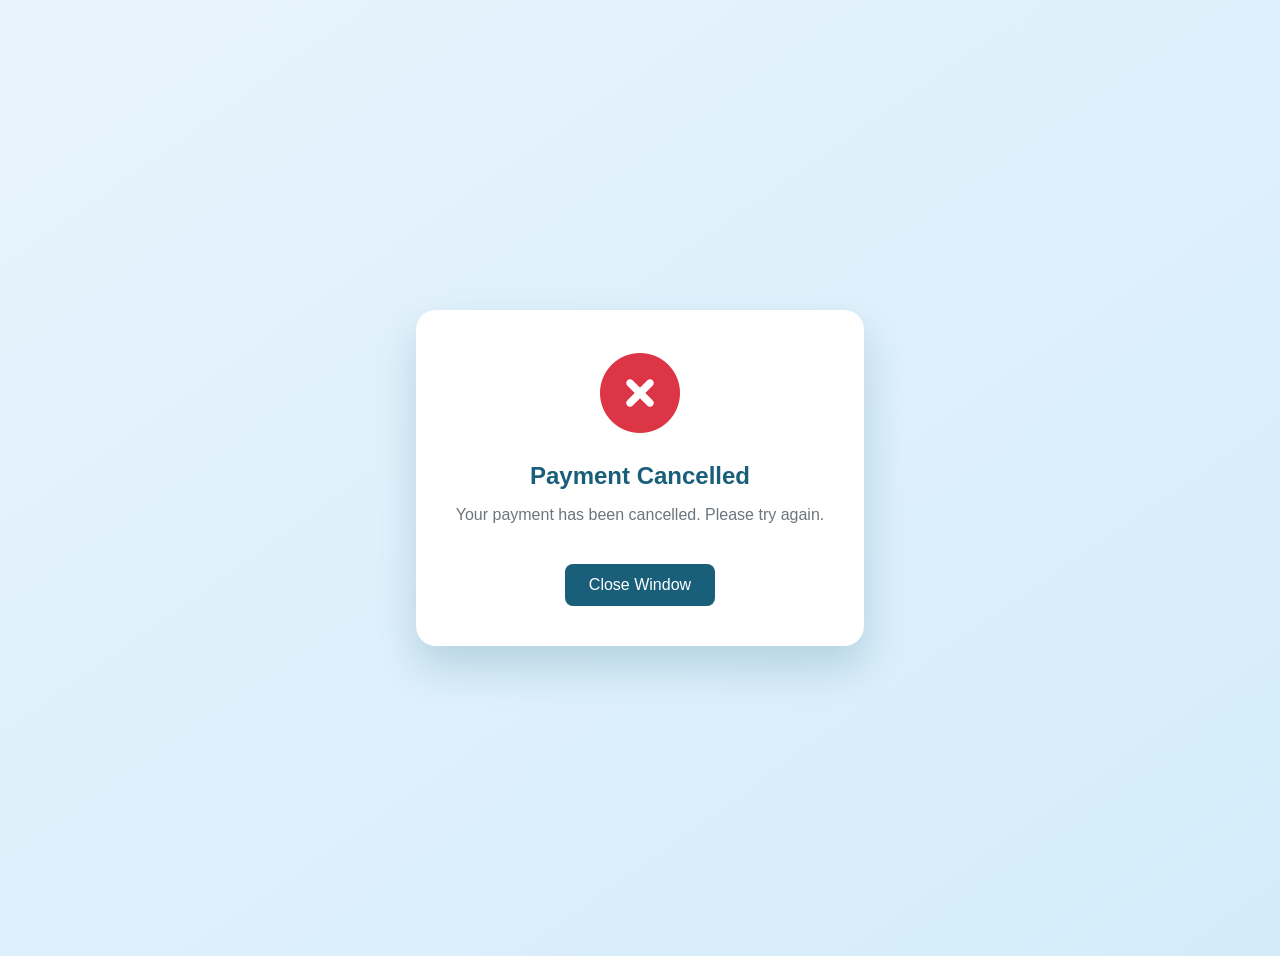
<file: paymentConfirmation.html>
<!DOCTYPE html>
<html lang="en">
<head>
    <meta charset="UTF-8">
    <meta name="viewport" content="width=device-width, initial-scale=1.0">
    <title>Payment Confirmation - DelivaX</title>
    <link rel="stylesheet" href="https://cdnjs.cloudflare.com/ajax/libs/font-awesome/6.4.0/css/all.min.css">
    <style>
        body {
            font-family: 'Segoe UI', Tahoma, Geneva, Verdana, sans-serif;
            background: linear-gradient(145deg, #e8f4fd 0%, #d4ecfa 100%);
            min-height: 100vh;
            display: flex;
            justify-content: center;
            align-items: center;
            padding: 20px;
        }
        .confirmation-container {
            background: white;
            border-radius: 20px;
            padding: 40px;
            max-width: 500px;
            text-align: center;
            box-shadow: 0 20px 40px rgba(26, 95, 122, 0.2);
        }
        .success-icon {
            font-size: 80px;
            color: #28a745;
            margin-bottom: 20px;
        }
        .error-icon {
            font-size: 80px;
            color: #dc3545;
            margin-bottom: 20px;
        }
        h2 {
            color: #1a5f7a;
            margin-bottom: 10px;
        }
        p {
            color: #6c757d;
            margin-bottom: 20px;
        }
        .btn {
            display: inline-block;
            padding: 12px 24px;
            background: #1a5f7a;
            color: white;
            text-decoration: none;
            border-radius: 8px;
            margin-top: 20px;
        }
        .btn:hover {
            background: #0e4055;
        }
    </style>
</head>
<body>
    <div class="confirmation-container">
        <div id="content"></div>
        <a href="javascript:window.close()" class="btn">Close Window</a>
    </div>
    <script>
        const urlParams = new URLSearchParams(window.location.search);
        const status = urlParams.get('status');
        const transactionId = urlParams.get('transactionId');
        
        if (status === 'success') {
            document.getElementById('content').innerHTML = `
                <div class="success-icon">
                    <i class="fas fa-check-circle"></i>
                </div>
                <h2>Payment Successful!</h2>
                <p>Transaction ID: ${transactionId}</p>
                <p>Thank you for your payment. Your order has been confirmed.</p>
            `;
        } else {
            document.getElementById('content').innerHTML = `
                <div class="error-icon">
                    <i class="fas fa-times-circle"></i>
                </div>
                <h2>Payment Cancelled</h2>
                <p>Your payment has been cancelled. Please try again.</p>
            `;
        }
    </script>
</body>
</html>
</file>
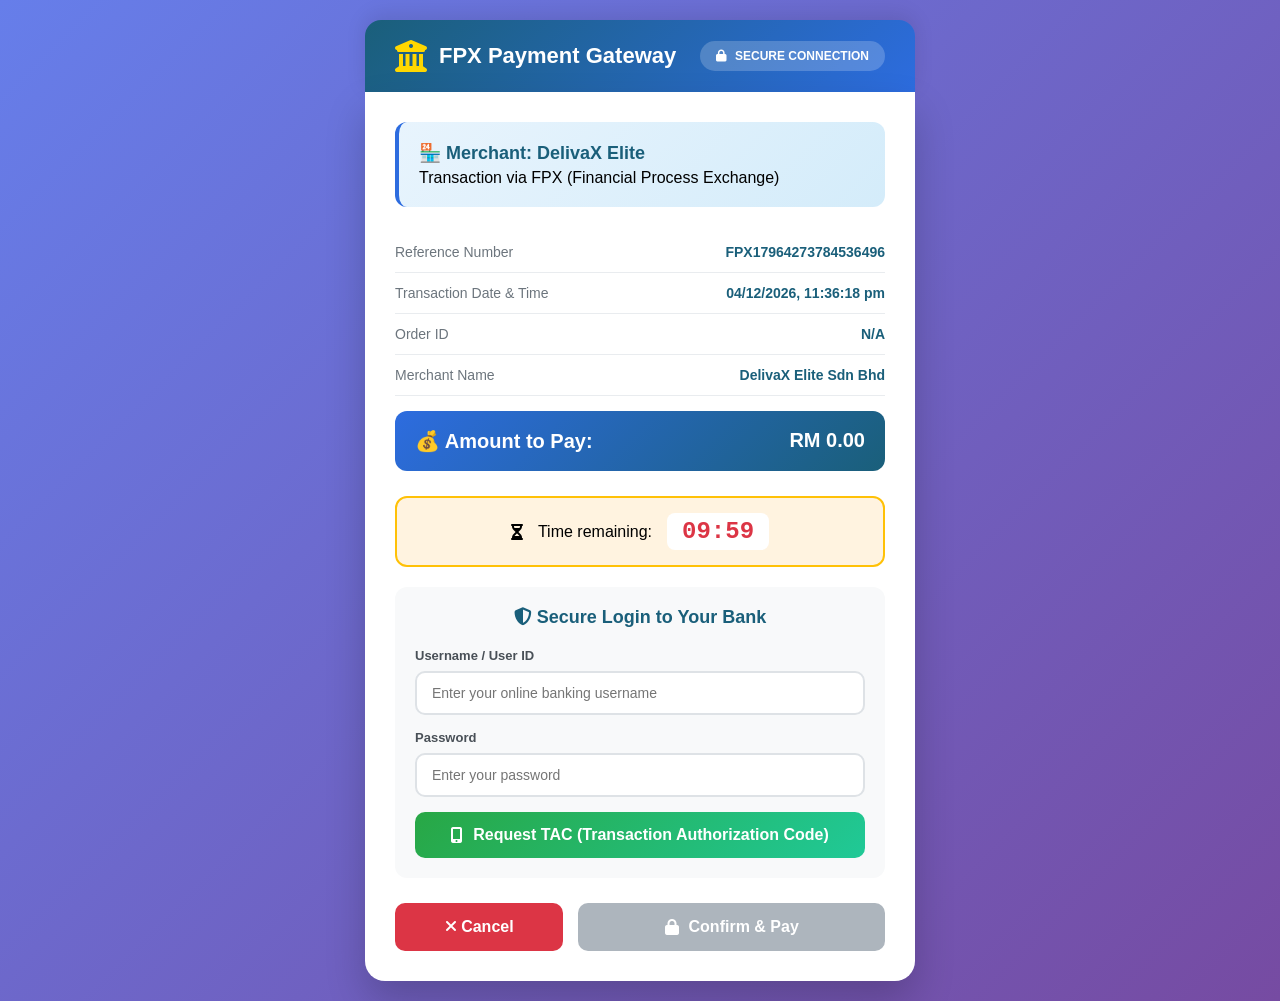
<file: paymentGateway.html>
<!DOCTYPE html>
<html lang="en">
<head>
    <meta charset="UTF-8">
    <meta name="viewport" content="width=device-width, initial-scale=1.0">
    <title>FPX Payment Gateway - DelivaX</title>
    <link rel="stylesheet" href="https://cdnjs.cloudflare.com/ajax/libs/font-awesome/6.4.0/css/all.min.css">
    <style>
        * {
            margin: 0;
            padding: 0;
            box-sizing: border-box;
        }

        body {
            font-family: 'Segoe UI', Tahoma, Geneva, Verdana, sans-serif;
            background: linear-gradient(135deg, #667eea 0%, #764ba2 100%);
            min-height: 100vh;
            display: flex;
            flex-direction: column;
            align-items: center;
            justify-content: center;
            padding: 20px;
        }

        .bank-header {
            background: linear-gradient(135deg, #1a5f7a 0%, #2d6cdf 100%);
            color: white;
            width: 100%;
            max-width: 550px;
            padding: 20px 30px;
            display: flex;
            justify-content: space-between;
            align-items: center;
            border-radius: 16px 16px 0 0;
            box-shadow: 0 -5px 20px rgba(0,0,0,0.1);
        }

        .bank-logo {
            display: flex;
            align-items: center;
            gap: 12px;
            font-size: 22px;
            font-weight: bold;
        }

        .bank-logo i {
            font-size: 32px;
            color: #ffd700;
        }

        .secure-badge {
            background: rgba(255,255,255,0.2);
            padding: 8px 16px;
            border-radius: 30px;
            font-size: 12px;
            font-weight: bold;
            display: flex;
            align-items: center;
            gap: 8px;
        }

        .payment-container {
            background: white;
            width: 100%;
            max-width: 550px;
            border-radius: 0 0 20px 20px;
            box-shadow: 0 20px 40px rgba(0,0,0,0.2);
            overflow: hidden;
            animation: slideUp 0.3s ease-out;
        }

        @keyframes slideUp {
            from { opacity: 0; transform: translateY(20px); }
            to { opacity: 1; transform: translateY(0); }
        }

        .payment-content {
            padding: 30px;
        }

        .merchant-info {
            background: linear-gradient(135deg, #e8f4fd 0%, #d4ecfa 100%);
            padding: 20px;
            border-radius: 12px;
            margin-bottom: 25px;
            border-left: 4px solid #2d6cdf;
        }

        .merchant-name {
            font-weight: bold;
            color: #1a5f7a;
            font-size: 18px;
            margin-bottom: 5px;
        }

        .transaction-details {
            margin-bottom: 25px;
        }

        .detail-row {
            display: flex;
            justify-content: space-between;
            padding: 12px 0;
            border-bottom: 1px solid #e9ecef;
        }

        .detail-label {
            color: #6c757d;
            font-weight: 500;
            font-size: 14px;
        }

        .detail-value {
            color: #1a5f7a;
            font-weight: 600;
            font-size: 14px;
        }

        .amount-row {
            background: linear-gradient(135deg, #2d6cdf 0%, #1a5f7a 100%);
            color: white;
            padding: 18px 20px;
            border-radius: 12px;
            margin-top: 15px;
            display: flex;
            justify-content: space-between;
            font-size: 20px;
            font-weight: bold;
        }

        .timer {
            background: #fff3e0;
            border: 2px solid #ffc107;
            padding: 15px;
            border-radius: 12px;
            margin: 20px 0;
            display: flex;
            align-items: center;
            justify-content: center;
            gap: 15px;
            flex-wrap: wrap;
        }

        .time-displays {
            font-size: 24px;
            font-weight: bold;
            color: #dc3545;
            background: white;
            padding: 5px 15px;
            border-radius: 8px;
            font-family: monospace;
        }

        .login-form {
            background: #f8f9fa;
            padding: 20px;
            border-radius: 12px;
            margin: 20px 0;
        }

        .form-title {
            color: #1a5f7a;
            font-weight: bold;
            font-size: 18px;
            text-align: center;
            margin-bottom: 20px;
        }

        .form-group {
            margin-bottom: 15px;
        }

        .form-group label {
            display: block;
            margin-bottom: 8px;
            font-weight: 600;
            color: #495057;
            font-size: 13px;
        }

        input[type="text"],
        input[type="password"] {
            width: 100%;
            padding: 12px 15px;
            border: 2px solid #dee2e6;
            border-radius: 10px;
            font-size: 14px;
            transition: all 0.3s;
        }

        input[type="text"]:focus,
        input[type="password"]:focus {
            outline: none;
            border-color: #2d6cdf;
            box-shadow: 0 0 0 3px rgba(45,108,223,0.1);
        }

        .request-tac-btn {
            width: 100%;
            padding: 14px;
            background: linear-gradient(135deg, #28a745 0%, #20c997 100%);
            color: white;
            border: none;
            border-radius: 10px;
            font-size: 16px;
            font-weight: bold;
            cursor: pointer;
            transition: all 0.3s;
            display: flex;
            align-items: center;
            justify-content: center;
            gap: 10px;
        }

        .request-tac-btn:hover:not(:disabled) {
            transform: translateY(-2px);
            box-shadow: 0 5px 15px rgba(40,167,69,0.3);
        }

        .request-tac-btn:disabled {
            background: #6c757d;
            cursor: not-allowed;
        }

        .tac-section {
            background: white;
            border: 2px solid #2d6cdf;
            padding: 20px;
            border-radius: 12px;
            margin-top: 20px;
            animation: fadeIn 0.3s ease;
        }

        @keyframes fadeIn {
            from { opacity: 0; transform: translateY(-10px); }
            to { opacity: 1; transform: translateY(0); }
        }

        .tac-title {
            color: #2d6cdf;
            font-weight: bold;
            margin-bottom: 15px;
            display: flex;
            align-items: center;
            gap: 10px;
        }

        .tac-input-container {
            display: flex;
            gap: 12px;
            align-items: center;
            flex-wrap: wrap;
        }

        .tac-input {
            flex: 2;
            text-align: center;
            font-size: 24px;
            letter-spacing: 8px;
            font-weight: bold;
            font-family: monospace;
            padding: 15px;
        }

        .tac-input-error {
            border-color: #dc3545 !important;
            animation: shake 0.3s ease;
        }

        @keyframes shake {
            0%, 100% { transform: translateX(0); }
            25% { transform: translateX(-5px); }
            75% { transform: translateX(5px); }
        }

        .resend-tac {
            flex: 1;
            background: #e9ecef;
            color: #2d6cdf;
            padding: 12px;
            border-radius: 8px;
            text-align: center;
            cursor: pointer;
            font-weight: 600;
            transition: all 0.2s;
            min-width: 100px;
        }

        .resend-tac:hover:not(.disabled) {
            background: #2d6cdf;
            color: white;
        }

        .resend-tac.disabled {
            opacity: 0.5;
            cursor: not-allowed;
        }

        .tac-timer {
            font-size: 12px;
            color: #e65100;
            margin-top: 10px;
            text-align: center;
        }

        .tac-attempts {
            font-size: 12px;
            color: #dc3545;
            margin-top: 8px;
            text-align: center;
        }

        .status-message {
            padding: 15px;
            border-radius: 10px;
            margin: 15px 0;
            display: none;
            font-weight: 500;
            text-align: center;
        }

        .status-message.processing {
            display: block;
            background: #cce5ff;
            color: #004085;
            border-left: 4px solid #004085;
        }

        .status-message.success {
            display: block;
            background: #d4edda;
            color: #155724;
            border-left: 4px solid #28a745;
        }

        .status-message.error {
            display: block;
            background: #f8d7da;
            color: #721c24;
            border-left: 4px solid #dc3545;
        }

        .action-buttons {
            display: flex;
            gap: 15px;
            margin-top: 25px;
        }

        .pay-button {
            flex: 2;
            padding: 15px;
            background: linear-gradient(135deg, #2d6cdf 0%, #1a5f7a 100%);
            color: white;
            border: none;
            border-radius: 10px;
            font-size: 16px;
            font-weight: bold;
            cursor: pointer;
            display: flex;
            align-items: center;
            justify-content: center;
            gap: 10px;
            transition: all 0.3s;
        }

        .pay-button:hover:not(:disabled) {
            transform: translateY(-2px);
        }

        .pay-button:disabled {
            background: #adb5bd;
            cursor: not-allowed;
        }

        .cancel-button {
            flex: 1;
            padding: 15px;
            background: #dc3545;
            color: white;
            border: none;
            border-radius: 10px;
            font-size: 16px;
            font-weight: bold;
            cursor: pointer;
            transition: all 0.3s;
        }

        .cancel-button:hover {
            background: #c82333;
        }

        .sms-popup {
            position: fixed;
            top: 50%;
            left: 50%;
            transform: translate(-50%, -50%);
            background: white;
            border-radius: 16px;
            box-shadow: 0 20px 60px rgba(0,0,0,0.3);
            z-index: 1000;
            width: 320px;
            animation: popIn 0.3s ease;
            display: none;
        }

        @keyframes popIn {
            from { opacity: 0; transform: translate(-50%, -50%) scale(0.8); }
            to { opacity: 1; transform: translate(-50%, -50%) scale(1); }
        }

        .sms-header {
            background: linear-gradient(135deg, #28a745, #20c997);
            color: white;
            padding: 15px;
            border-radius: 16px 16px 0 0;
            display: flex;
            align-items: center;
            gap: 10px;
        }

        .sms-body {
            padding: 20px;
            text-align: center;
        }

        .sms-code {
            font-size: 32px;
            font-weight: bold;
            color: #2d6cdf;
            letter-spacing: 5px;
            font-family: monospace;
            background: #f8f9fa;
            padding: 15px;
            border-radius: 10px;
            margin: 15px 0;
        }

        .sms-close {
            width: 100%;
            padding: 12px;
            background: #2d6cdf;
            color: white;
            border: none;
            border-radius: 8px;
            cursor: pointer;
        }

        .overlay {
            position: fixed;
            top: 0;
            left: 0;
            right: 0;
            bottom: 0;
            background: rgba(0,0,0,0.5);
            z-index: 999;
            display: none;
        }

        @media (max-width: 600px) {
            .payment-content { padding: 20px; }
            .tac-input-container { flex-direction: column; }
            .resend-tac { width: 100%; }
            .action-buttons { flex-direction: column; }
        }
    </style>
</head>
<body>
    <div class="bank-header">
        <div class="bank-logo">
            <i class="fas fa-university"></i>
            <span id="bankNameText">FPX Payment Gateway</span>
        </div>
        <div class="secure-badge">
            <i class="fas fa-lock"></i> SECURE CONNECTION
        </div>
    </div>
    
    <div class="payment-container">
        <div class="payment-content">
            <div class="merchant-info">
                <div class="merchant-name">🏪 Merchant: DelivaX Elite</div>
                <div>Transaction via FPX (Financial Process Exchange)</div>
            </div>
            
            <div class="transaction-details">
                <div class="detail-row">
                    <div class="detail-label">Reference Number</div>
                    <div class="detail-value" id="refNumber">-</div>
                </div>
                <div class="detail-row">
                    <div class="detail-label">Transaction Date & Time</div>
                    <div class="detail-value" id="transDateTime">-</div>
                </div>
                <div class="detail-row">
                    <div class="detail-label">Order ID</div>
                    <div class="detail-value" id="orderId">-</div>
                </div>
                <div class="detail-row">
                    <div class="detail-label">Merchant Name</div>
                    <div class="detail-value">DelivaX Elite Sdn Bhd</div>
                </div>
                <div class="amount-row">
                    <span>💰 Amount to Pay:</span>
                    <span id="amountToPay">RM 0.00</span>
                </div>
            </div>
            
            <div class="timer">
                <i class="fas fa-hourglass-half"></i>
                <span>Time remaining:</span>
                <span class="time-displays" id="timeDisplay">10:00</span>
            </div>
            
            <div class="login-form">
                <div class="form-title">
                    <i class="fas fa-shield-alt"></i> Secure Login to Your Bank
                </div>
                
                <div class="form-group">
                    <label for="username">Username / User ID</label>
                    <input type="text" id="username" placeholder="Enter your online banking username">
                </div>
                
                <div class="form-group">
                    <label for="password">Password</label>
                    <input type="password" id="password" placeholder="Enter your password">
                </div>
                
                <button class="request-tac-btn" id="requestTacBtn" onclick="requestTAC()">
                    <i class="fas fa-mobile-alt"></i>
                    Request TAC (Transaction Authorization Code)
                </button>
                
                <div class="tac-section" id="tacSection" style="display: none;">
                    <div class="tac-title">
                        <i class="fas fa-key"></i>
                        Enter TAC Code
                    </div>
                    <p style="font-size: 13px; margin-bottom: 15px; color: #e65100;">
                        <i class="fas fa-info-circle"></i>
                        A 6-digit TAC has been sent to your registered mobile number
                    </p>
                    <div class="tac-input-container">
                        <input type="text" id="tacCode" class="tac-input" placeholder="000000" maxlength="6" autocomplete="off" onkeyup="validateTACInput(this)">
                        <div class="resend-tac" id="resendTacBtn" onclick="resendTAC()">
                            <i class="fas fa-redo"></i> Resend TAC
                        </div>
                    </div>
                    <div class="tac-timer" id="tacTimer">TAC expires in: <span id="tacExpiryTime">05:00</span></div>
                    <div class="tac-attempts" id="tacAttempts">Remaining attempts: <span id="attemptCount">3</span></div>
                </div>
            </div>
            
            <div class="status-message" id="statusMessage" style="display: none;"></div>
           
            <div class="action-buttons">
                <button class="cancel-button" onclick="cancelFPXPayment()">
                    <i class="fas fa-times"></i> Cancel
                </button>
                <button class="pay-button" id="payButton" onclick="verifyAndPay()" disabled>
                    <i class="fas fa-lock"></i>
                    Confirm & Pay
                </button>
            </div>
        </div>
    </div>

    <!-- SMS Simulation Popup -->
    <div class="overlay" id="overlay"></div>
    <div class="sms-popup" id="smsPopup">
        <div class="sms-header">
            <i class="fas fa-envelope"></i>
            <strong>SMS from Bank</strong>
        </div>
        <div class="sms-body">
            <i class="fas fa-mobile-alt" style="font-size: 40px; color: #28a745;"></i>
            <p>Your TAC code is:</p>
            <div class="sms-code" id="smsCode">000000</div>
            <p style="font-size: 12px; color: #6c757d;">Valid for 5 minutes</p>
            <button class="sms-close" onclick="closeSMSPopup()">OK, I got it</button>
        </div>
    </div>

    <script>
        let timerInterval;
        let tacTimerInterval;
        let timeLeft = 600;
        let tacExpiryTime = 300;
        let tacCode = null;
        let tacGenerated = false;
        let tacAttempts = 3;
        let paymentData = null;
        let isPaymentProcessing = false;

        function getPaymentData() {
            const urlParams = new URLSearchParams(window.location.search);
            return {
                orderId: urlParams.get('orderId'),
                amount: parseFloat(urlParams.get('amount')),
                customerName: urlParams.get('customerName'),
                orderDate: urlParams.get('orderDate'),
                customerPhone: urlParams.get('customerPhone') || '+60 12-345 6789'
            };
        }

        function initPayment() {
            console.log('Initializing payment...');
            paymentData = getPaymentData();
            
            // Get selected bank from localStorage (set by fpxBankSelection.html)
            const bankSelection = localStorage.getItem('fpx_bank_selection');
            if (bankSelection) {
                try {
                    const bankInfo = JSON.parse(bankSelection);
                    const bankNameSpan = document.getElementById('bankNameText');
                    if (bankNameSpan) {
                        bankNameSpan.textContent = `${bankInfo.bank.name} FPX`;
                    }
                    console.log('Bank selected:', bankInfo.bank.name);
                } catch(e) {
                    console.error('Error parsing bank selection:', e);
                }
                // Don't remove immediately, keep for reference
                // localStorage.removeItem('fpx_bank_selection');
            }
            
            // Generate reference number
            const refNum = 'FPX' + Date.now() + Math.floor(Math.random() * 10000);
            const now = new Date();
            
            const refNumberEl = document.getElementById('refNumber');
            const transDateTimeEl = document.getElementById('transDateTime');
            const orderIdEl = document.getElementById('orderId');
            const amountToPayEl = document.getElementById('amountToPay');
            
            if (refNumberEl) refNumberEl.textContent = refNum;
            if (transDateTimeEl) transDateTimeEl.textContent = now.toLocaleString('en-MY');
            if (orderIdEl) orderIdEl.textContent = paymentData.orderId || 'N/A';
            if (amountToPayEl) amountToPayEl.textContent = 'RM ' + (paymentData.amount || 0).toFixed(2);
            
            console.log('Payment initialized:', {
                refNum,
                orderId: paymentData.orderId,
                amount: paymentData.amount
            });
            
            startTimer();
        }

        function startTimer() {
            timerInterval = setInterval(() => {
                if (timeLeft <= 0) {
                    clearInterval(timerInterval);
                    showMessage('Payment session has expired. Please try again.', 'error');
                    const payBtn = document.getElementById('payButton');
                    const reqBtn = document.getElementById('requestTacBtn');
                    if (payBtn) payBtn.disabled = true;
                    if (reqBtn) reqBtn.disabled = true;
                } else {
                    timeLeft--;
                    const minutes = Math.floor(timeLeft / 60);
                    const seconds = timeLeft % 60;
                    const timeDisplay = document.getElementById('timeDisplay');
                    if (timeDisplay) {
                        timeDisplay.textContent = `${minutes.toString().padStart(2, '0')}:${seconds.toString().padStart(2, '0')}`;
                    }
                }
            }, 1000);
        }

        function startTACTimer() {
            tacExpiryTime = 300;
            if (tacTimerInterval) clearInterval(tacTimerInterval);
            
            tacTimerInterval = setInterval(() => {
                if (tacExpiryTime <= 0) {
                    clearInterval(tacTimerInterval);
                    const expirySpan = document.getElementById('tacExpiryTime');
                    if (expirySpan) expirySpan.textContent = '00:00';
                    showMessage('TAC has expired. Please request a new TAC.', 'error');
                    const payBtn = document.getElementById('payButton');
                    if (payBtn) payBtn.disabled = true;
                    tacGenerated = false;
                } else {
                    tacExpiryTime--;
                    const minutes = Math.floor(tacExpiryTime / 60);
                    const seconds = tacExpiryTime % 60;
                    const expirySpan = document.getElementById('tacExpiryTime');
                    if (expirySpan) {
                        expirySpan.textContent = `${minutes.toString().padStart(2, '0')}:${seconds.toString().padStart(2, '0')}`;
                    }
                }
            }, 1000);
        }

        function generateRandomTAC() {
            return Math.floor(100000 + Math.random() * 900000).toString();
        }

        function showSMSPopup(code) {
            const smsCodeSpan = document.getElementById('smsCode');
            const overlay = document.getElementById('overlay');
            const smsPopup = document.getElementById('smsPopup');
            if (smsCodeSpan) smsCodeSpan.textContent = code;
            if (overlay) overlay.style.display = 'block';
            if (smsPopup) smsPopup.style.display = 'block';
        }

        function closeSMSPopup() {
            const overlay = document.getElementById('overlay');
            const smsPopup = document.getElementById('smsPopup');
            if (overlay) overlay.style.display = 'none';
            if (smsPopup) smsPopup.style.display = 'none';
        }

        function requestTAC() {
            const username = document.getElementById('username').value.trim();
            const password = document.getElementById('password').value.trim();
            
            if (!username || !password) {
                showMessage('Please enter your username and password', 'error');
                return;
            }
            
            showMessage('Verifying credentials and sending TAC...', 'processing');
            
            setTimeout(() => {
                tacCode = generateRandomTAC();
                tacGenerated = true;
                tacAttempts = 3;
                
                console.log('🔐 TAC Code generated:', tacCode);
                
                // Show SMS popup simulation
                showSMSPopup(tacCode);
                
                const tacSection = document.getElementById('tacSection');
                const statusMsg = document.getElementById('statusMessage');
                const payBtn = document.getElementById('payButton');
                const tacInput = document.getElementById('tacCode');
                const attemptSpan = document.getElementById('attemptCount');
                
                if (tacSection) tacSection.style.display = 'block';
                if (statusMsg) statusMsg.style.display = 'none';
                if (payBtn) payBtn.disabled = false;
                if (tacInput) tacInput.value = '';
                if (attemptSpan) attemptSpan.textContent = tacAttempts;
                
                startTACTimer();
                
                showMessage('TAC has been sent to your registered mobile number.', 'success');
                
                setTimeout(() => {
                    const msgDiv = document.getElementById('statusMessage');
                    if (msgDiv && msgDiv.style.display !== 'none' && msgDiv.className.includes('success')) {
                        msgDiv.style.display = 'none';
                    }
                }, 3000);
            }, 2000);
        }

        function resendTAC() {
            const resendBtn = document.getElementById('resendTacBtn');
            if (resendBtn && resendBtn.classList.contains('disabled')) {
                showMessage('Please wait before requesting another TAC', 'error');
                return;
            }
            
            showMessage('Resending TAC...', 'processing');
            
            if (resendBtn) {
                resendBtn.classList.add('disabled');
                setTimeout(() => {
                    resendBtn.classList.remove('disabled');
                }, 30000);
            }
            
            setTimeout(() => {
                tacCode = generateRandomTAC();
                tacAttempts = 3;
                
                console.log('🔄 New TAC Code:', tacCode);
                
                showSMSPopup(tacCode);
                
                const attemptSpan = document.getElementById('attemptCount');
                const tacInput = document.getElementById('tacCode');
                if (attemptSpan) attemptSpan.textContent = tacAttempts;
                if (tacInput) {
                    tacInput.value = '';
                    tacInput.classList.remove('tac-input-error');
                }
                
                startTACTimer();
                
                showMessage('New TAC has been sent to your registered mobile number.', 'success');
                
                setTimeout(() => {
                    const msgDiv = document.getElementById('statusMessage');
                    if (msgDiv && msgDiv.style.display !== 'none' && msgDiv.className.includes('success')) {
                        msgDiv.style.display = 'none';
                    }
                }, 3000);
            }, 1500);
        }

        function validateTACInput(input) {
            if (input) {
                input.value = input.value.replace(/[^0-9]/g, '');
                if (input.value.length === 6) {
                    input.classList.remove('tac-input-error');
                }
            }
        }

        function verifyAndPay() {
            if (isPaymentProcessing) return;
            
            const enteredTac = document.getElementById('tacCode').value.trim();
            const tacInput = document.getElementById('tacCode');
            
            if (!tacGenerated) {
                showMessage('Please request TAC first', 'error');
                return;
            }
            
            if (!enteredTac || enteredTac.length !== 6) {
                showMessage('Please enter a valid 6-digit TAC code', 'error');
                if (tacInput) tacInput.classList.add('tac-input-error');
                return;
            }
            
            if (enteredTac !== tacCode) {
                tacAttempts--;
                const attemptSpan = document.getElementById('attemptCount');
                if (attemptSpan) attemptSpan.textContent = tacAttempts;
                if (tacInput) tacInput.classList.add('tac-input-error');
                
                if (tacAttempts <= 0) {
                    showMessage('Too many invalid attempts. Please request a new TAC.', 'error');
                    const payBtn = document.getElementById('payButton');
                    if (payBtn) payBtn.disabled = true;
                    tacGenerated = false;
                    setTimeout(() => {
                        const reqBtn = document.getElementById('requestTacBtn');
                        if (reqBtn) reqBtn.click();
                    }, 2000);
                } else {
                    showMessage(`Invalid TAC code. ${tacAttempts} attempt(s) remaining.`, 'error');
                }
                return;
            }
            
            processPayment();
        }

        function processPayment() {
    isPaymentProcessing = true;
    
    showMessage('Processing payment... Please do not close this window.', 'processing');
    const payBtn = document.getElementById('payButton');
    const reqBtn = document.getElementById('requestTacBtn');
    if (payBtn) payBtn.disabled = true;
    if (reqBtn) reqBtn.disabled = true;
    
    setTimeout(() => {
        clearInterval(timerInterval);
        clearInterval(tacTimerInterval);
        
        const transactionId = 'TXN' + Date.now() + Math.floor(Math.random() * 10000);
        const referenceNumber = 'REF' + Math.floor(Math.random() * 1000000000);
        const refNumber = document.getElementById('refNumber')?.textContent || 'ORD0043';
        
        // Get bank info from localStorage
        let bankName = 'FPX';
        try {
            const bankSelection = localStorage.getItem('fpx_bank_selection');
            if (bankSelection) {
                const bankInfo = JSON.parse(bankSelection);
                bankName = bankInfo.bank?.name || 'FPX';
            }
        } catch(e) {}
        
        const paymentResult = {
            success: true,
            transactionId: transactionId,
            referenceNumber: referenceNumber,
            orderId: paymentData.orderId,
            amount: paymentData.amount,
            customerName: paymentData.customerName,
            customerPhone: paymentData.customerPhone,
            bank: bankName,
            timestamp: new Date().toISOString(),
            status: 'COMPLETED'
        };
        
        // Store payment result
        localStorage.setItem('fpx_payment_result', JSON.stringify(paymentResult));
        
        // Update pending order if exists
        const pendingOrder = localStorage.getItem('pending_order');
        if (pendingOrder) {
            try {
                const order = JSON.parse(pendingOrder);
                order.transactionId = transactionId;
                order.paymentStatus = 'COMPLETED';
                order.paymentDetails = paymentResult;
                localStorage.setItem('confirmed_order', JSON.stringify(order));
            } catch(e) {}
        }
        
        showMessage('Payment successful!', 'success');
        
        setTimeout(() => {
            window.location.href = `orderConfirmation.html?orderId=${paymentData.orderId}&transactionId=${transactionId}&amount=${paymentData.amount}`;
        }, 1500);
    }, 3000);
}

        function cancelFPXPayment() {
        if (confirm('Are you sure you want to cancel this payment?')) {
        clearInterval(timerInterval);
        clearInterval(tacTimerInterval);
        
        const paymentResult = {
            success: false,
            orderId: paymentData?.orderId,
            reason: 'User cancelled'
        };
        
        localStorage.setItem('fpx_payment_result', JSON.stringify(paymentResult));
        localStorage.removeItem('pending_order');
        
        window.location.href = 'index.html';
    }
}

        function showMessage(message, type) {
            const msgDiv = document.getElementById('statusMessage');
            if (msgDiv) {
                msgDiv.textContent = message;
                msgDiv.className = `status-message ${type}`;
                msgDiv.style.display = 'block';
            }
            
            if (type !== 'processing') {
                setTimeout(() => {
                    if (msgDiv && msgDiv.style.display !== 'none') {
                        msgDiv.style.display = 'none';
                    }
                }, 5000);
            }
        }

        // Run initialization when page loads
        document.addEventListener('DOMContentLoaded', initPayment);
    </script>
</body>
</html>
</file>
